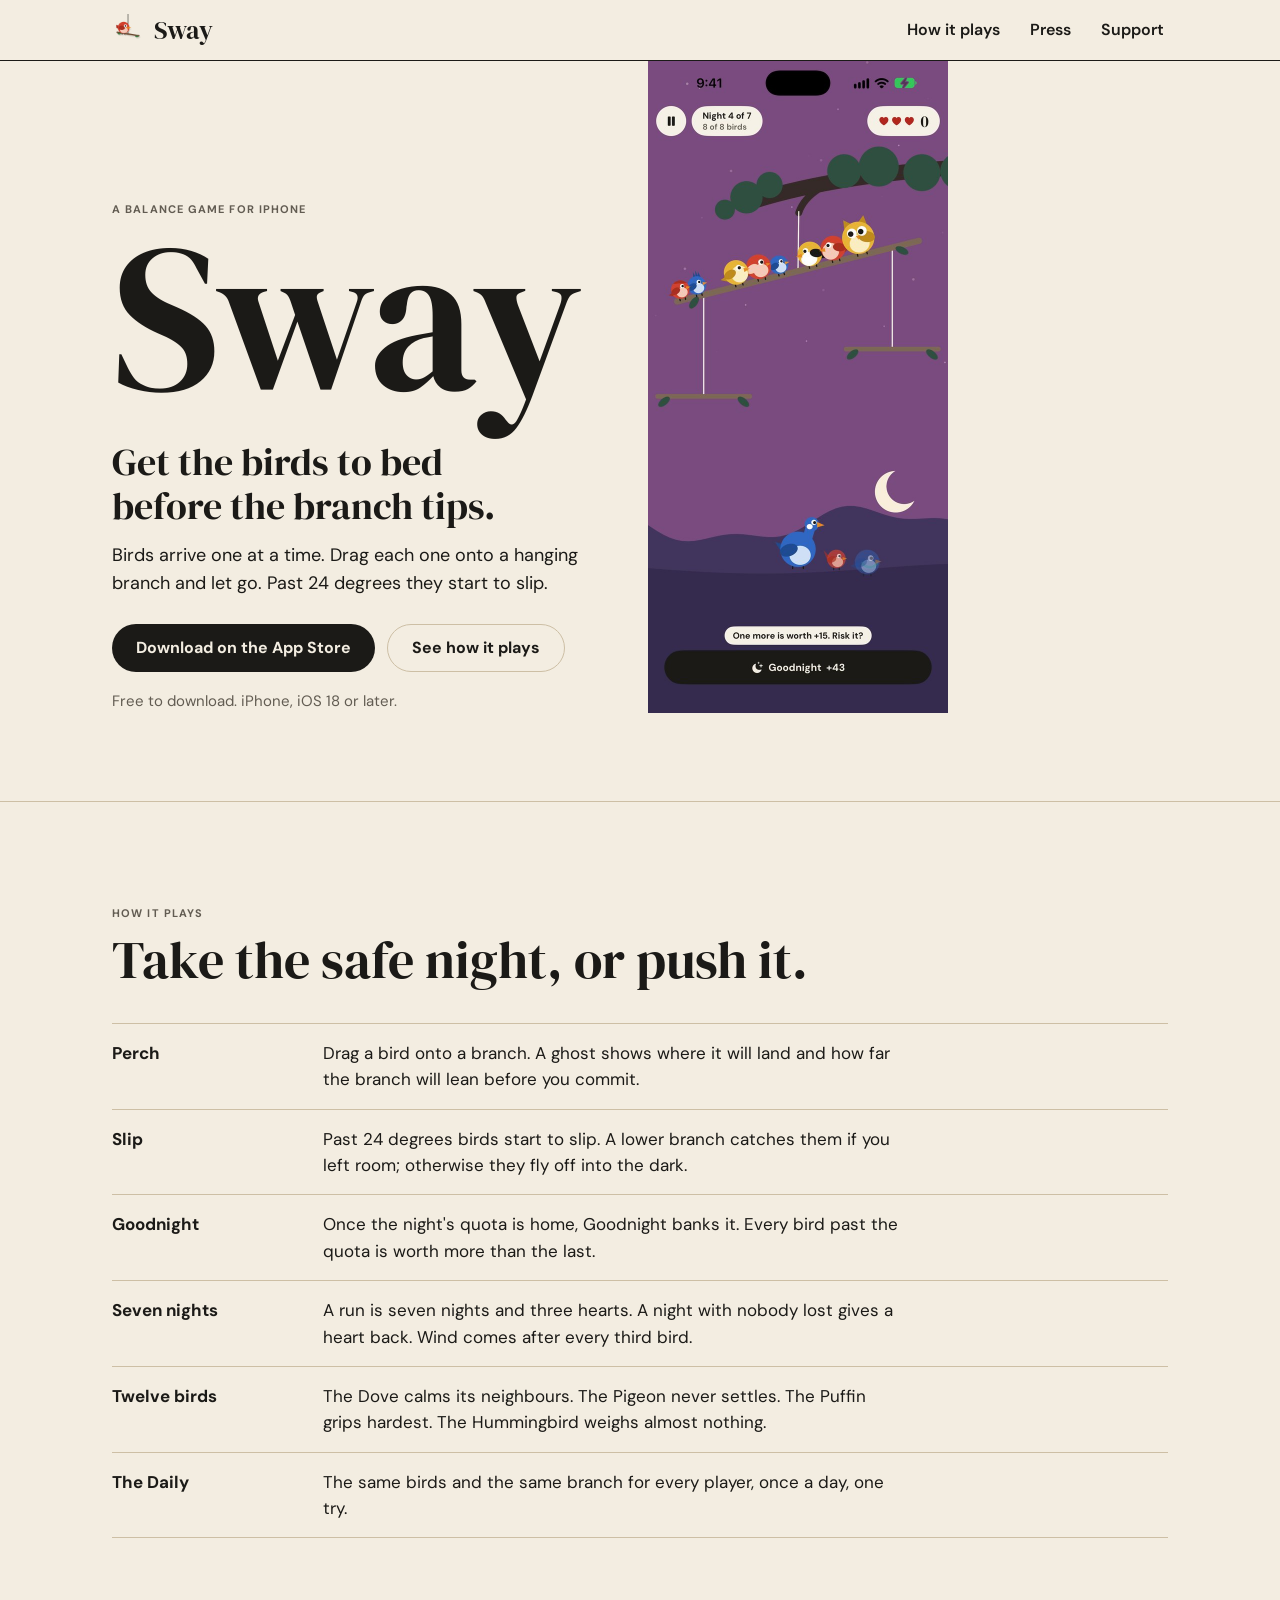
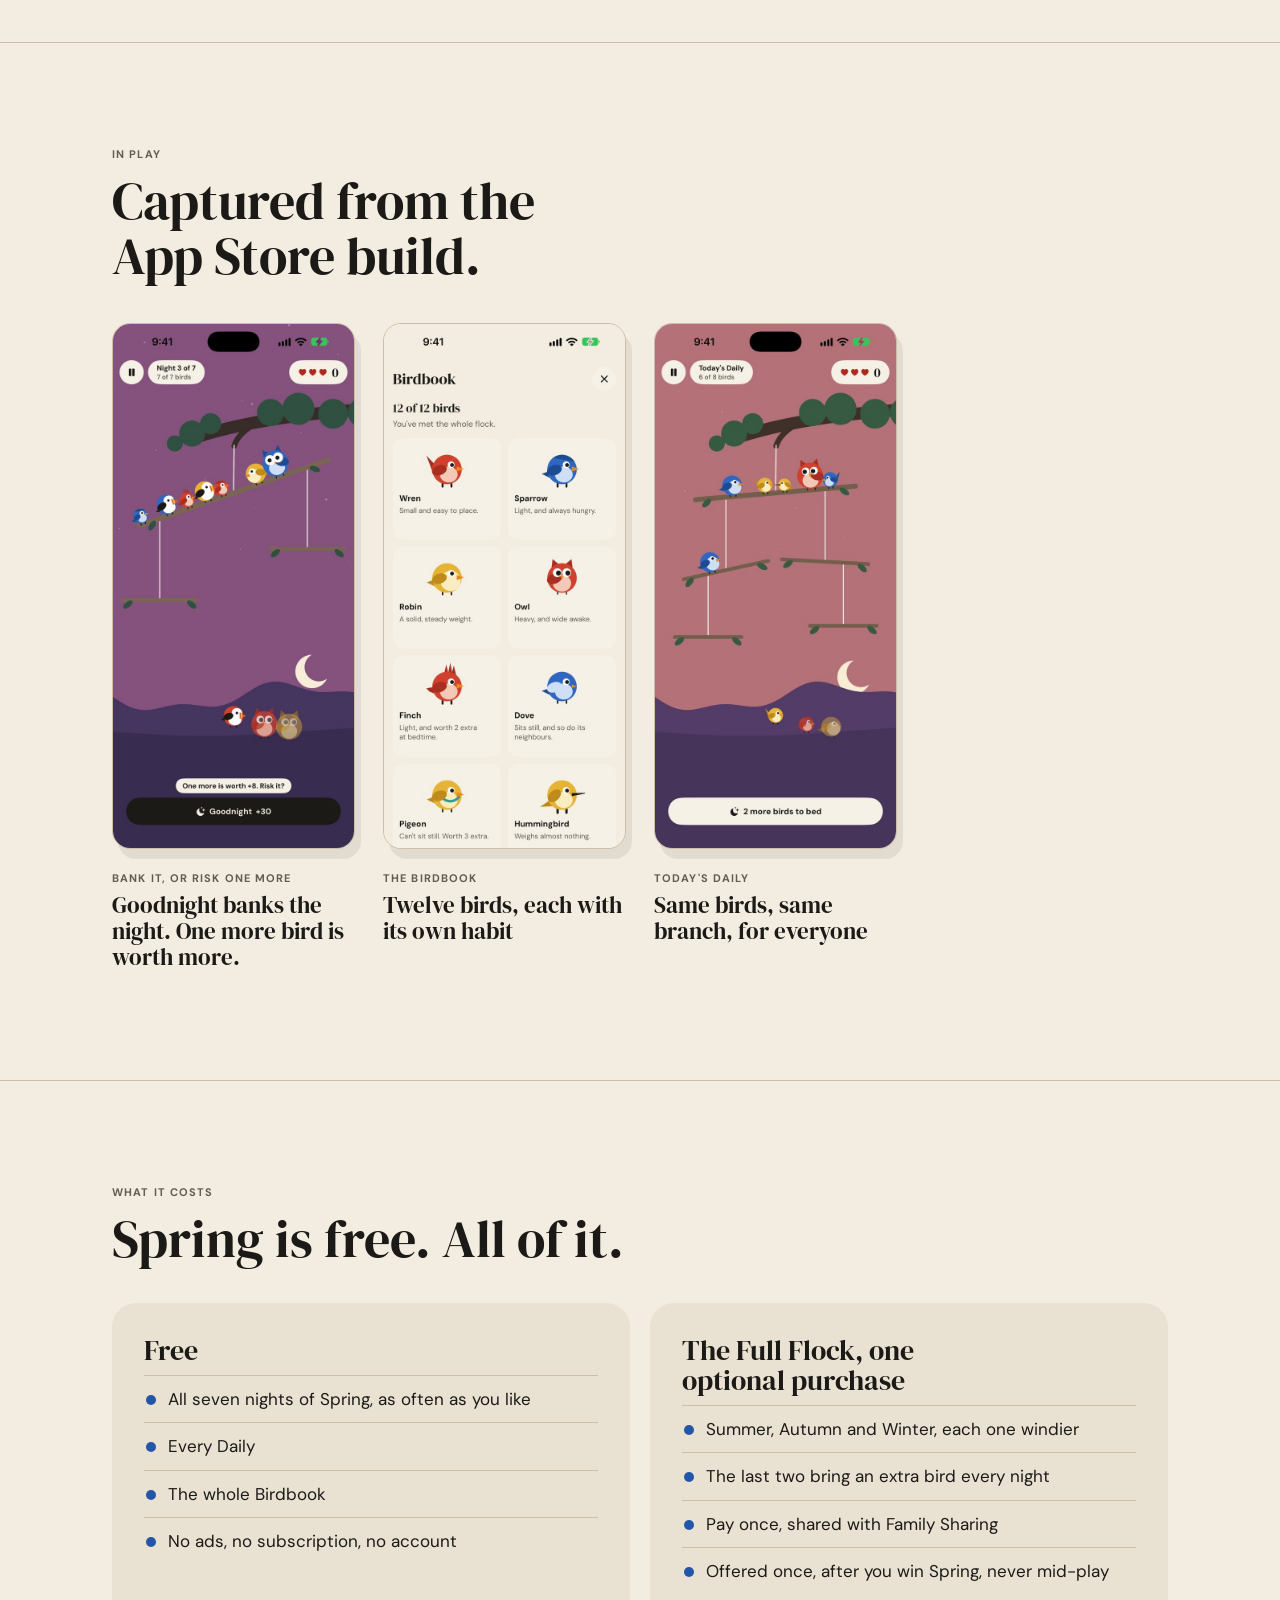
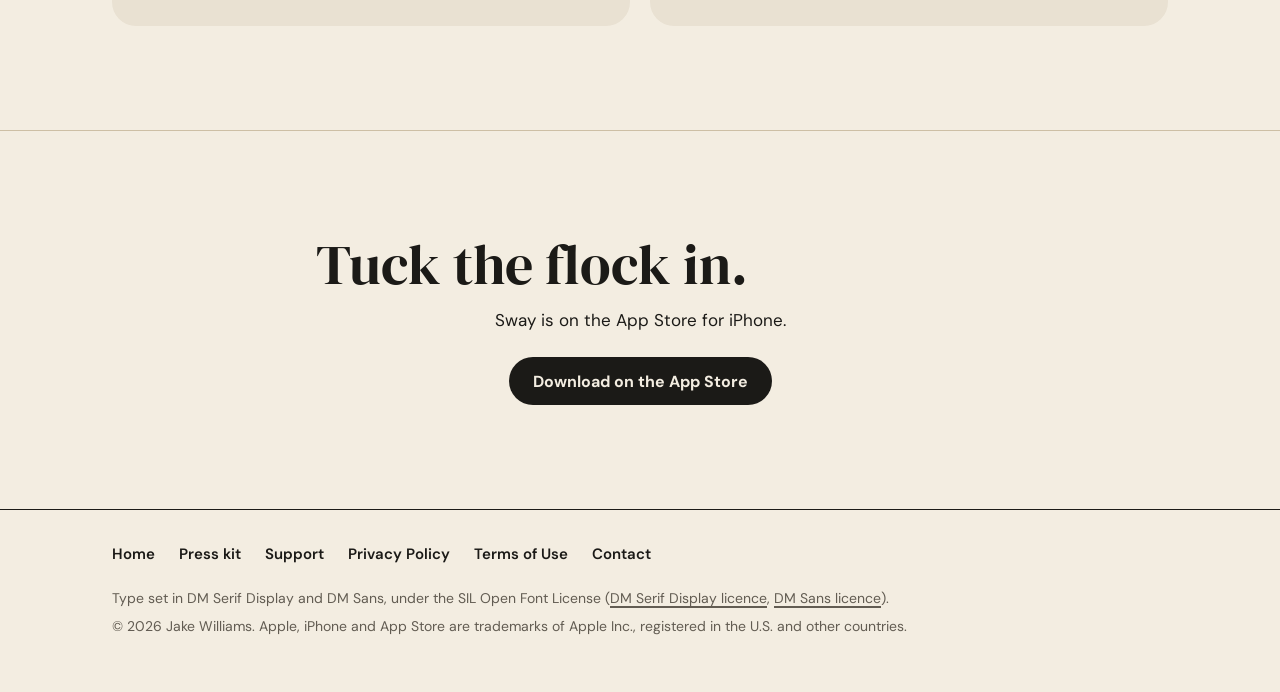
<file: index.html>
<!DOCTYPE html>
<html lang="en">
<head>
<meta charset="UTF-8">
<meta name="viewport" content="width=device-width, initial-scale=1">
<title>Sway: Bird Puzzle. A balance game for iPhone.</title>
<meta name="description" content="Sway is a balance game for iPhone: perch the birds on a hanging branch and get them to bed before it tips. All of Spring is free. No ads, no subscription.">
<meta name="color-scheme" content="light dark">
<meta name="theme-color" content="#F3EDE1" media="(prefers-color-scheme: light)">
<meta name="theme-color" content="#1A1816" media="(prefers-color-scheme: dark)">
<meta name="apple-itunes-app" content="app-id=6837027785">
<link rel="canonical" href="https://jakeintech.github.io/sway-site/">
<link rel="icon" type="image/png" href="assets/img/favicon.png">
<link rel="apple-touch-icon" href="assets/img/apple-touch-icon.png">
<meta property="og:type" content="website">
<meta property="og:site_name" content="Sway">
<meta property="og:title" content="Sway: Bird Puzzle. A balance game for iPhone.">
<meta property="og:description" content="Sway is a balance game for iPhone: perch the birds on a hanging branch and get them to bed before it tips. All of Spring is free. No ads, no subscription.">
<meta property="og:url" content="https://jakeintech.github.io/sway-site/">
<meta property="og:image" content="https://jakeintech.github.io/sway-site/assets/img/og.png">
<meta property="og:image:width" content="1200">
<meta property="og:image:height" content="630">
<meta property="og:image:alt" content="Sway. Get the birds to bed before the branch tips. A balance game for iPhone.">
<meta name="twitter:card" content="summary_large_image">
<meta name="twitter:image" content="https://jakeintech.github.io/sway-site/assets/img/og.png">
<link rel="preload" href="assets/fonts/DMSerifDisplay-Regular.ttf" as="font" type="font/ttf" crossorigin>
<link rel="preload" href="assets/fonts/DMSans-Regular.ttf" as="font" type="font/ttf" crossorigin>
<link rel="stylesheet" href="assets/site.css">
</head>
<body>
<a class="skip" href="#main">Skip to content</a>
<header class="site-head">
  <div class="wrap">
    <a class="brand" href="./" aria-label="Sway home">
      <picture><source srcset="assets/img/icon-192-dark.png" media="(prefers-color-scheme: dark)"><img src="assets/img/icon-192.png" alt="" width="32" height="32"></picture>
      Sway
    </a>
    <nav class="site-nav" aria-label="Site">
      <a href="./#how">How it plays</a>
      <a href="press.html">Press</a>
      <a href="support.html">Support</a>
    </nav>
  </div>
</header>
<main id="main">
<section class="hero" aria-labelledby="hero-title">
  <div class="wrap hero-grid">
    <div class="hero-text">
      <p class="eyebrow">A balance game for iPhone</p>
      <h1 id="hero-title">Sway</h1>
      <p class="tagline">Get the birds to bed before the branch tips.</p>
      <p class="lede">Birds arrive one at a time. Drag each one onto a hanging branch and let go. Past 24 degrees they start to slip.</p>
      <div class="cta">
        <a class="btn" href="https://apps.apple.com/app/id6837027785">Download on the App Store</a>
        <a class="btn ghost" href="#how">See how it plays</a>
      </div>
      <p class="fine">Free to download. iPhone, iOS 18 or later.</p>
    </div>
    <figure class="hero-art">
      <img src="assets/img/shots/01-hero.jpg" width="300" height="652" alt="Sway in play on night 4 of 7: eight round birds sit on a tilted hanging branch at dusk, an owl at the high end, three more birds wait below, and a pill reads One more is worth +15. Risk it? above a Goodnight button.">
    </figure>
  </div>
</section>
<section class="section" id="how" aria-labelledby="how-title">
  <div class="wrap">
    <p class="eyebrow">How it plays</p>
    <h2 id="how-title">Take the safe night, or push it.</h2>
    <dl class="catalogue">
      <div><dt>Perch</dt><dd>Drag a bird onto a branch. A ghost shows where it will land and how far the branch will lean before you commit.</dd></div>
      <div><dt>Slip</dt><dd>Past 24 degrees birds start to slip. A lower branch catches them if you left room; otherwise they fly off into the dark.</dd></div>
      <div><dt>Goodnight</dt><dd>Once the night's quota is home, Goodnight banks it. Every bird past the quota is worth more than the last.</dd></div>
      <div><dt>Seven nights</dt><dd>A run is seven nights and three hearts. A night with nobody lost gives a heart back. Wind comes after every third bird.</dd></div>
      <div><dt>Twelve birds</dt><dd>The Dove calms its neighbours. The Pigeon never settles. The Puffin grips hardest. The Hummingbird weighs almost nothing.</dd></div>
      <div><dt>The Daily</dt><dd>The same birds and the same branch for every player, once a day, one try.</dd></div>
    </dl>
  </div>
</section>
<section class="section" id="play" aria-labelledby="play-title">
  <div class="wrap">
    <p class="eyebrow">In play</p>
    <h2 id="play-title">Captured from the App Store build.</h2>
    <ul class="wall">
      <li><figure>
        <img src="assets/img/shots/02-risk.jpg" width="600" height="1304" loading="lazy" alt="Sway in play on night 3: seven birds on a branch, two owls waiting below, and the hint One more is worth +8. Risk it?">
        <figcaption class="placard"><p class="eyebrow">Bank it, or risk one more</p><b>Goodnight banks the night. One more bird is worth more.</b></figcaption>
      </figure></li>
      <li><figure>
        <img src="assets/img/shots/04-birdbook.jpg" width="600" height="1304" loading="lazy" alt="The Birdbook screen listing the birds met so far, each with a short note about how it behaves.">
        <figcaption class="placard"><p class="eyebrow">The Birdbook</p><b>Twelve birds, each with its own habit</b></figcaption>
      </figure></li>
      <li><figure>
        <img src="assets/img/shots/06-daily.jpg" width="600" height="1304" loading="lazy" alt="The Daily: the same birds and the same branch for every player, once a day.">
        <figcaption class="placard"><p class="eyebrow">Today's Daily</p><b>Same birds, same branch, for everyone</b></figcaption>
      </figure></li>
    </ul>
  </div>
</section>
<section class="section" id="price" aria-labelledby="price-title">
  <div class="wrap">
    <p class="eyebrow">What it costs</p>
    <h2 id="price-title">Spring is free. All of it.</h2>
    <div class="split">
      <div class="panel">
        <h3>Free</h3>
        <ul><li>All seven nights of Spring, as often as you like</li><li>Every Daily</li><li>The whole Birdbook</li><li>No ads, no subscription, no account</li></ul>
      </div>
      <div class="panel">
        <h3>The Full Flock, one optional purchase</h3>
        <ul><li>Summer, Autumn and Winter, each one windier</li><li>The last two bring an extra bird every night</li><li>Pay once, shared with Family Sharing</li><li>Offered once, after you win Spring, never mid-play</li></ul>
      </div>
    </div>
  </div>
</section>
<section class="section closing" aria-labelledby="closing-title">
  <div class="wrap">
    <h2 id="closing-title">Tuck the flock in.</h2>
    <p>Sway is on the App Store for iPhone.</p>
    <div class="cta"><a class="btn" href="https://apps.apple.com/app/id6837027785">Download on the App Store</a></div>
  </div>
</section>
</main>
<footer class="site-foot">
  <div class="wrap">
    <nav aria-label="Footer">
      <a href="./">Home</a>
      <a href="press.html">Press kit</a>
      <a href="support.html">Support</a>
      <a href="privacy-policy.html">Privacy Policy</a>
      <a href="terms-of-service.html">Terms of Use</a>
      <a href="mailto:info@jakeawilliams.com">Contact</a>
    </nav>
    <p>Type set in DM Serif Display and DM Sans, under the SIL Open Font License (<a href="assets/fonts/OFL-DMSerifDisplay.txt">DM Serif Display licence</a>, <a href="assets/fonts/OFL-DMSans.txt">DM Sans licence</a>).</p>
    <p>&copy; 2026 Jake Williams. Apple, iPhone and App Store are trademarks of Apple Inc., registered in the U.S. and other countries.</p>
  </div>
</footer>
</body>
</html>
</file>
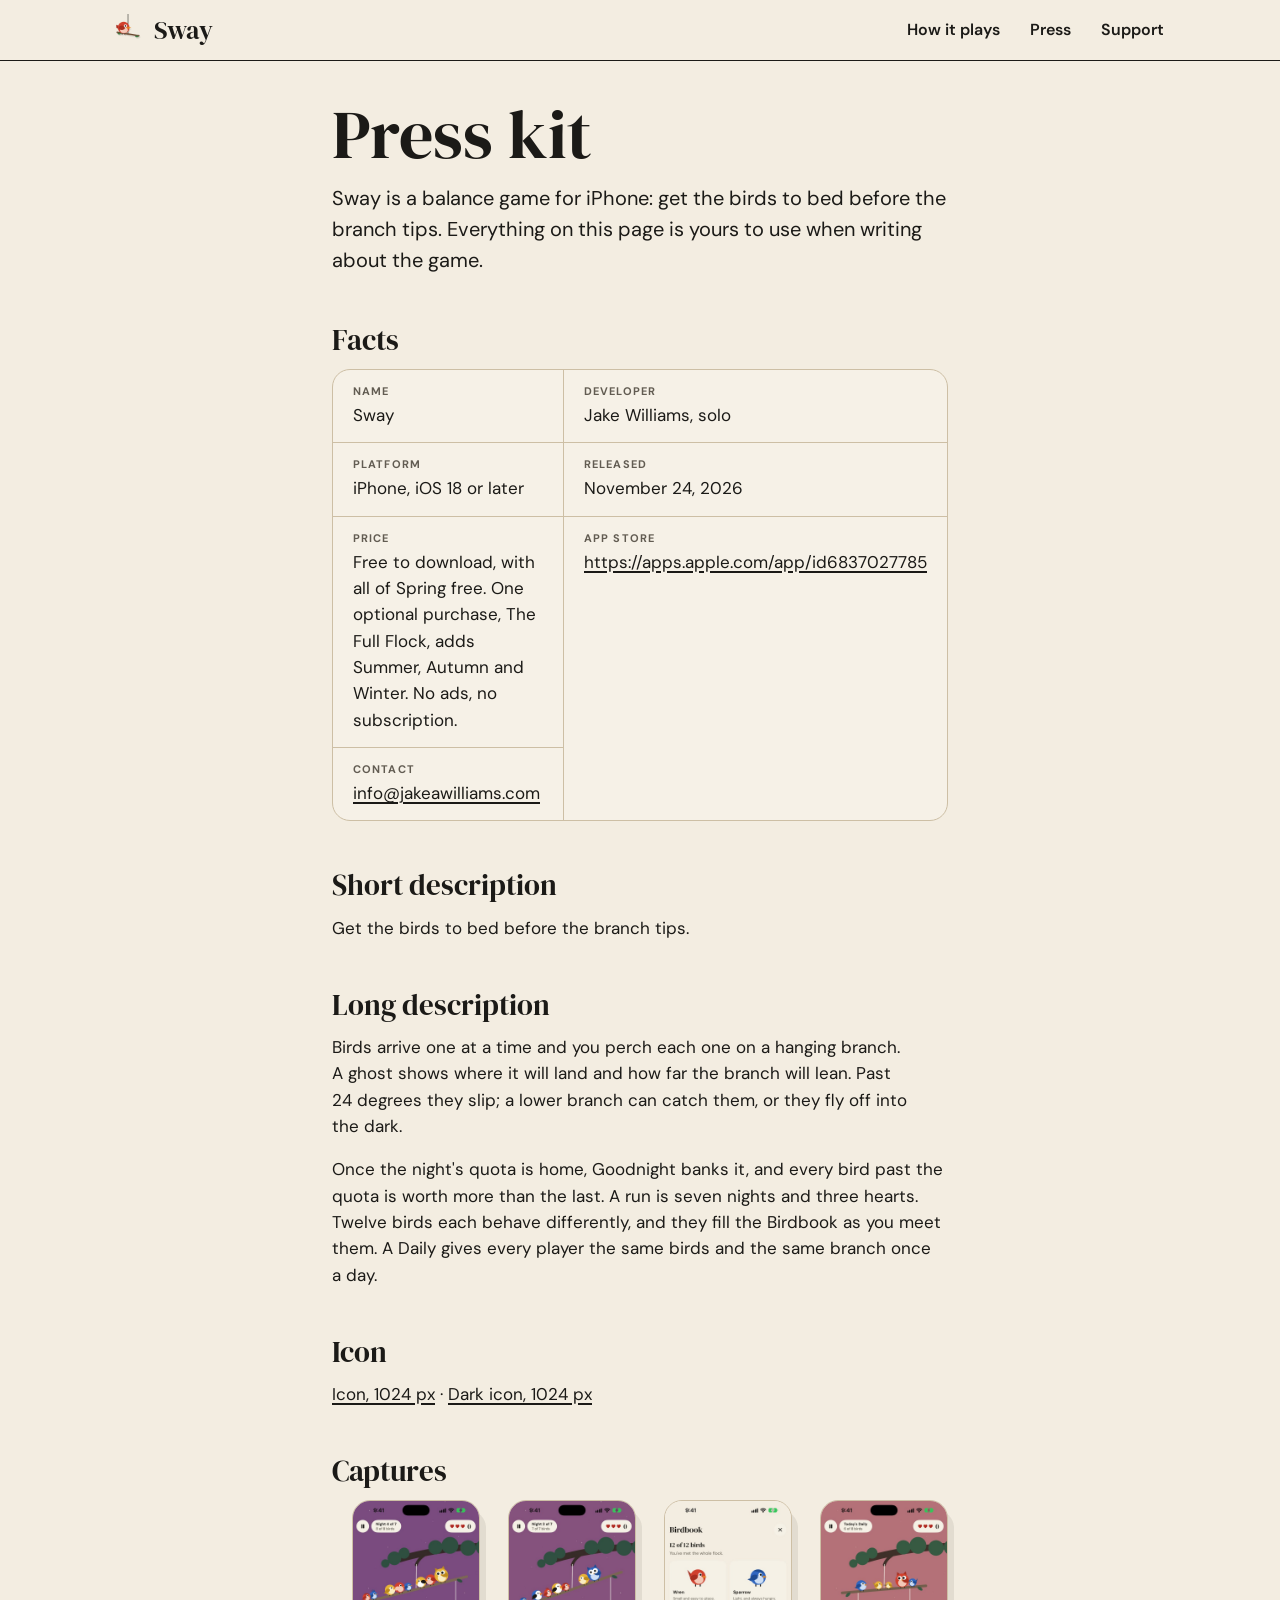
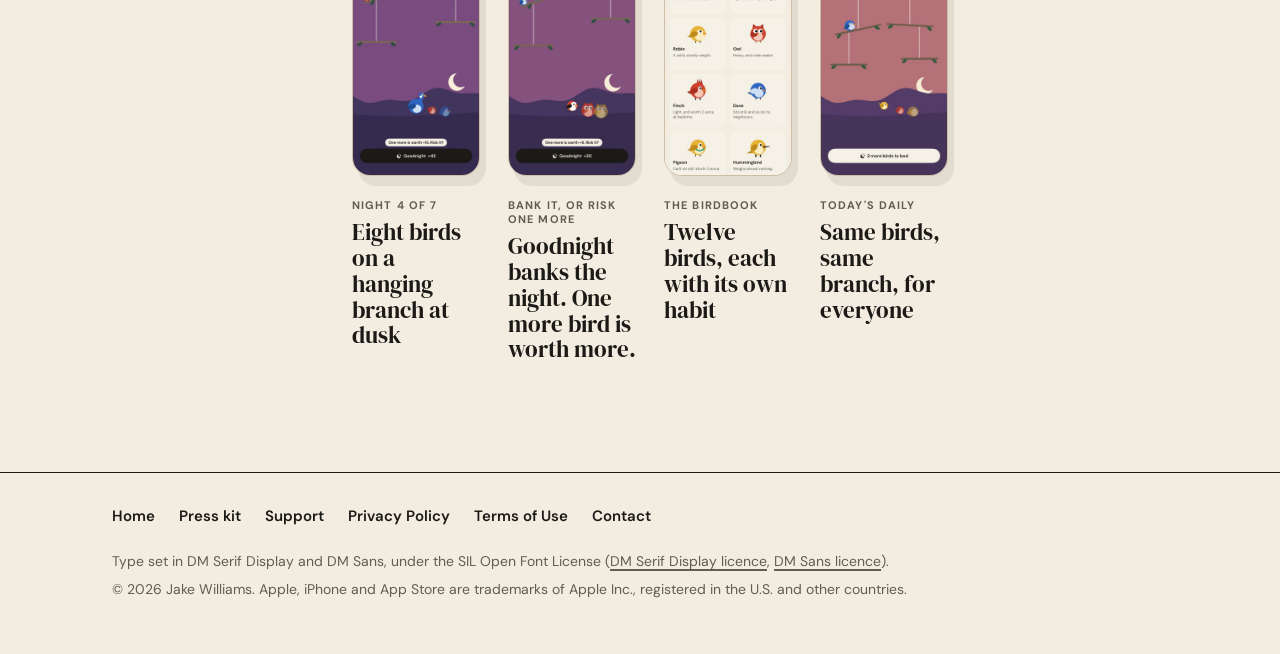
<file: press.html>
<!DOCTYPE html>
<html lang="en">
<head>
<meta charset="UTF-8">
<meta name="viewport" content="width=device-width, initial-scale=1">
<title>Sway press kit</title>
<meta name="description" content="Facts, descriptions, the app icon and captures of Sway, a balance game for iPhone.">
<meta name="color-scheme" content="light dark">
<meta name="theme-color" content="#F3EDE1" media="(prefers-color-scheme: light)">
<meta name="theme-color" content="#1A1816" media="(prefers-color-scheme: dark)">
<meta name="apple-itunes-app" content="app-id=6837027785">
<link rel="canonical" href="https://jakeintech.github.io/sway-site/press.html">
<link rel="icon" type="image/png" href="assets/img/favicon.png">
<link rel="apple-touch-icon" href="assets/img/apple-touch-icon.png">
<meta property="og:type" content="website">
<meta property="og:site_name" content="Sway">
<meta property="og:title" content="Sway press kit">
<meta property="og:description" content="Facts, descriptions, the app icon and captures of Sway, a balance game for iPhone.">
<meta property="og:url" content="https://jakeintech.github.io/sway-site/press.html">
<meta property="og:image" content="https://jakeintech.github.io/sway-site/assets/img/og.png">
<meta property="og:image:width" content="1200">
<meta property="og:image:height" content="630">
<meta property="og:image:alt" content="Sway. Get the birds to bed before the branch tips. A balance game for iPhone.">
<meta name="twitter:card" content="summary_large_image">
<meta name="twitter:image" content="https://jakeintech.github.io/sway-site/assets/img/og.png">
<link rel="preload" href="assets/fonts/DMSerifDisplay-Regular.ttf" as="font" type="font/ttf" crossorigin>
<link rel="preload" href="assets/fonts/DMSans-Regular.ttf" as="font" type="font/ttf" crossorigin>
<link rel="stylesheet" href="assets/site.css">
</head>
<body>
<a class="skip" href="#main">Skip to content</a>
<header class="site-head">
  <div class="wrap">
    <a class="brand" href="./" aria-label="Sway home">
      <picture><source srcset="assets/img/icon-192-dark.png" media="(prefers-color-scheme: dark)"><img src="assets/img/icon-192.png" alt="" width="32" height="32"></picture>
      Sway
    </a>
    <nav class="site-nav" aria-label="Site">
      <a href="./#how">How it plays</a>
      <a href="press.html">Press</a>
      <a href="support.html">Support</a>
    </nav>
  </div>
</header>
<main id="main" class="doc">
<h1>Press kit</h1>
<p class="lede">Sway is a balance game for iPhone: get the birds to bed before the branch tips. Everything on this page is yours to use when writing about the game.</p>
<h2>Facts</h2>
<dl class="facts">
  <div><dt>Name</dt><dd>Sway</dd></div>
  <div><dt>Developer</dt><dd>Jake Williams, solo</dd></div>
  <div><dt>Platform</dt><dd>iPhone, iOS 18 or later</dd></div>
  <div><dt>Released</dt><dd>November 24, 2026</dd></div>
  <div><dt>Price</dt><dd>Free to download, with all of Spring free. One optional purchase, The Full Flock, adds Summer, Autumn and Winter. No ads, no subscription.</dd></div>
  <div><dt>App Store</dt><dd><a href="https://apps.apple.com/app/id6837027785">https://apps.apple.com/app/id6837027785</a></dd></div>
  <div><dt>Contact</dt><dd><a href="mailto:info@jakeawilliams.com">info@jakeawilliams.com</a></dd></div>
</dl>
<h2>Short description</h2>
<p>Get the birds to bed before the branch tips.</p>
<h2>Long description</h2>
<p>Birds arrive one at a time and you perch each one on a hanging branch. A ghost shows where it will land and how far the branch will lean. Past 24 degrees they slip; a lower branch can catch them, or they fly off into the dark.</p>
<p>Once the night's quota is home, Goodnight banks it, and every bird past the quota is worth more than the last. A run is seven nights and three hearts. Twelve birds each behave differently, and they fill the Birdbook as you meet them. A Daily gives every player the same birds and the same branch once a day.</p>
<h2>Icon</h2>
<p><a href="assets/press/sway-icon-1024.png">Icon, 1024 px</a> · <a href="assets/press/sway-icon-dark-1024.png">Dark icon, 1024 px</a></p>
<h2>Captures</h2>
<ul class="wall">
      <li><figure>
        <img src="assets/img/shots/01-hero.jpg" width="600" height="1304" loading="lazy" alt="Sway in play on night 4 of 7: eight round birds sit on a tilted hanging branch at dusk, an owl at the high end, three more birds wait below, and a pill reads One more is worth +15. Risk it? above a Goodnight button.">
        <figcaption class="placard"><p class="eyebrow">Night 4 of 7</p><b>Eight birds on a hanging branch at dusk</b></figcaption>
      </figure></li>
      <li><figure>
        <img src="assets/img/shots/02-risk.jpg" width="600" height="1304" loading="lazy" alt="Sway in play on night 3: seven birds on a branch, two owls waiting below, and the hint One more is worth +8. Risk it?">
        <figcaption class="placard"><p class="eyebrow">Bank it, or risk one more</p><b>Goodnight banks the night. One more bird is worth more.</b></figcaption>
      </figure></li>
      <li><figure>
        <img src="assets/img/shots/04-birdbook.jpg" width="600" height="1304" loading="lazy" alt="The Birdbook screen listing the birds met so far, each with a short note about how it behaves.">
        <figcaption class="placard"><p class="eyebrow">The Birdbook</p><b>Twelve birds, each with its own habit</b></figcaption>
      </figure></li>
      <li><figure>
        <img src="assets/img/shots/06-daily.jpg" width="600" height="1304" loading="lazy" alt="The Daily: the same birds and the same branch for every player, once a day.">
        <figcaption class="placard"><p class="eyebrow">Today's Daily</p><b>Same birds, same branch, for everyone</b></figcaption>
      </figure></li>
</ul>
</main>
<footer class="site-foot">
  <div class="wrap">
    <nav aria-label="Footer">
      <a href="./">Home</a>
      <a href="press.html">Press kit</a>
      <a href="support.html">Support</a>
      <a href="privacy-policy.html">Privacy Policy</a>
      <a href="terms-of-service.html">Terms of Use</a>
      <a href="mailto:info@jakeawilliams.com">Contact</a>
    </nav>
    <p>Type set in DM Serif Display and DM Sans, under the SIL Open Font License (<a href="assets/fonts/OFL-DMSerifDisplay.txt">DM Serif Display licence</a>, <a href="assets/fonts/OFL-DMSans.txt">DM Sans licence</a>).</p>
    <p>&copy; 2026 Jake Williams. Apple, iPhone and App Store are trademarks of Apple Inc., registered in the U.S. and other countries.</p>
  </div>
</footer>
</body>
</html>
</file>
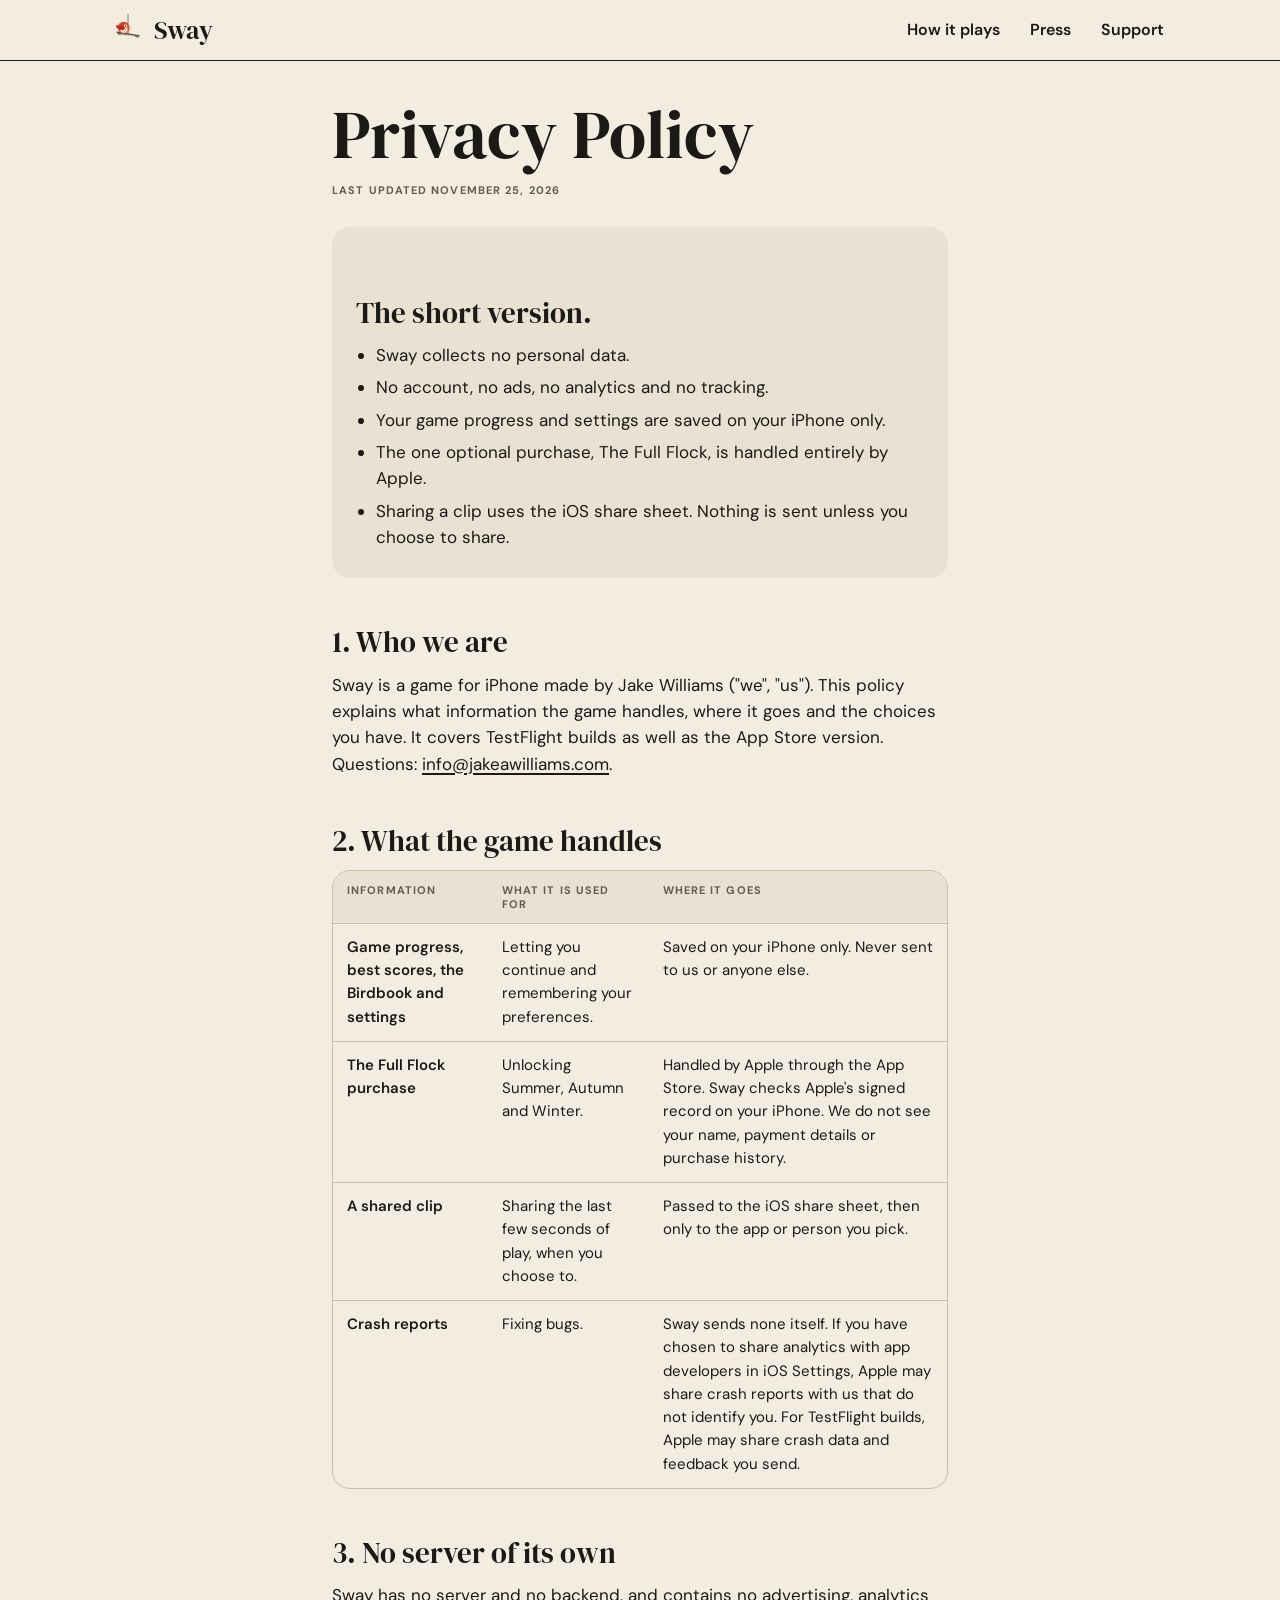
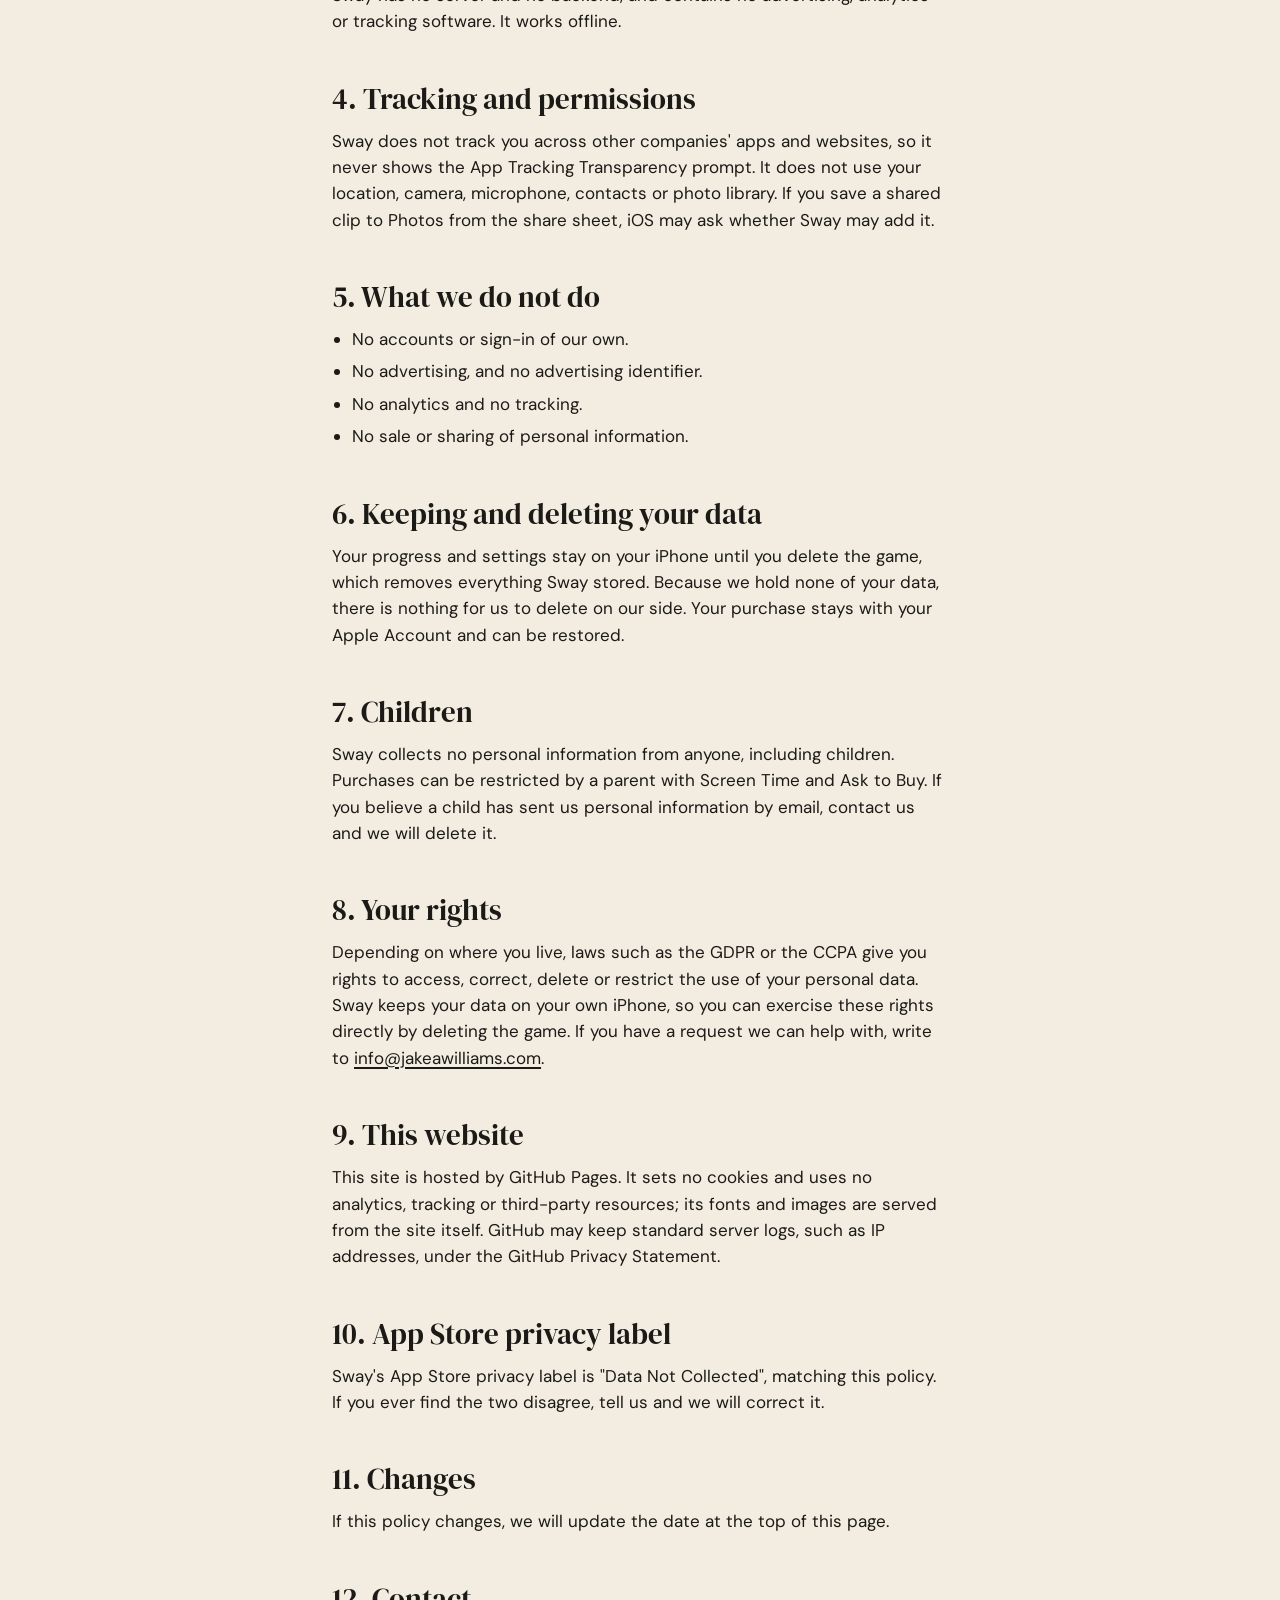
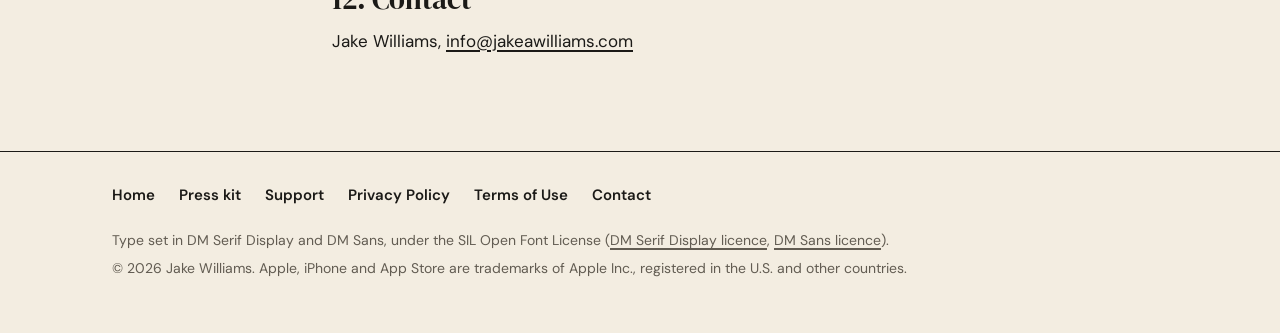
<file: privacy-policy.html>
<!DOCTYPE html>
<html lang="en">
<head>
<meta charset="UTF-8">
<meta name="viewport" content="width=device-width, initial-scale=1">
<title>Sway privacy policy</title>
<meta name="description" content="Sway collects no personal data. No account, no ads, no analytics and no tracking. Your progress and settings stay on your iPhone.">
<meta name="color-scheme" content="light dark">
<meta name="theme-color" content="#F3EDE1" media="(prefers-color-scheme: light)">
<meta name="theme-color" content="#1A1816" media="(prefers-color-scheme: dark)">
<meta name="apple-itunes-app" content="app-id=6837027785">
<link rel="canonical" href="https://jakeintech.github.io/sway-site/privacy-policy.html">
<link rel="icon" type="image/png" href="assets/img/favicon.png">
<link rel="apple-touch-icon" href="assets/img/apple-touch-icon.png">
<meta property="og:type" content="website">
<meta property="og:site_name" content="Sway">
<meta property="og:title" content="Sway privacy policy">
<meta property="og:description" content="Sway collects no personal data. No account, no ads, no analytics and no tracking. Your progress and settings stay on your iPhone.">
<meta property="og:url" content="https://jakeintech.github.io/sway-site/privacy-policy.html">
<meta property="og:image" content="https://jakeintech.github.io/sway-site/assets/img/og.png">
<meta property="og:image:width" content="1200">
<meta property="og:image:height" content="630">
<meta property="og:image:alt" content="Sway. Get the birds to bed before the branch tips. A balance game for iPhone.">
<meta name="twitter:card" content="summary_large_image">
<meta name="twitter:image" content="https://jakeintech.github.io/sway-site/assets/img/og.png">
<link rel="preload" href="assets/fonts/DMSerifDisplay-Regular.ttf" as="font" type="font/ttf" crossorigin>
<link rel="preload" href="assets/fonts/DMSans-Regular.ttf" as="font" type="font/ttf" crossorigin>
<link rel="stylesheet" href="assets/site.css">
</head>
<body>
<a class="skip" href="#main">Skip to content</a>
<header class="site-head">
  <div class="wrap">
    <a class="brand" href="./" aria-label="Sway home">
      <picture><source srcset="assets/img/icon-192-dark.png" media="(prefers-color-scheme: dark)"><img src="assets/img/icon-192.png" alt="" width="32" height="32"></picture>
      Sway
    </a>
    <nav class="site-nav" aria-label="Site">
      <a href="./#how">How it plays</a>
      <a href="press.html">Press</a>
      <a href="support.html">Support</a>
    </nav>
  </div>
</header>
<main id="main" class="doc">
<h1>Privacy Policy</h1>
<p class="updated">Last updated November 25, 2026</p>
<div class="summary">
<h2>The short version.</h2>
<ul>
<li>Sway collects no personal data.</li>
<li>No account, no ads, no analytics and no tracking.</li>
<li>Your game progress and settings are saved on your iPhone only.</li>
<li>The one optional purchase, The Full Flock, is handled entirely by Apple.</li>
<li>Sharing a clip uses the iOS share sheet. Nothing is sent unless you choose to share.</li>
</ul>
</div>
<h2>1. Who we are</h2>
<p>Sway is a game for iPhone made by Jake Williams ("we", "us"). This policy explains what information the game handles, where it goes and the choices you have. It covers TestFlight builds as well as the App Store version. Questions: <a href="mailto:info@jakeawilliams.com">info@jakeawilliams.com</a>.</p>
<h2>2. What the game handles</h2>
<div class="table-wrap"><table>
<tr><th>Information</th><th>What it is used for</th><th>Where it goes</th></tr>
<tr><td>Game progress, best scores, the Birdbook and settings</td><td>Letting you continue and remembering your preferences.</td><td>Saved on your iPhone only. Never sent to us or anyone else.</td></tr>
<tr><td>The Full Flock purchase</td><td>Unlocking Summer, Autumn and Winter.</td><td>Handled by Apple through the App Store. Sway checks Apple's signed record on your iPhone. We do not see your name, payment details or purchase history.</td></tr>
<tr><td>A shared clip</td><td>Sharing the last few seconds of play, when you choose to.</td><td>Passed to the iOS share sheet, then only to the app or person you pick.</td></tr>
<tr><td>Crash reports</td><td>Fixing bugs.</td><td>Sway sends none itself. If you have chosen to share analytics with app developers in iOS Settings, Apple may share crash reports with us that do not identify you. For TestFlight builds, Apple may share crash data and feedback you send.</td></tr>
</table></div>
<h2>3. No server of its own</h2>
<p>Sway has no server and no backend, and contains no advertising, analytics or tracking software. It works offline.</p>
<h2>4. Tracking and permissions</h2>
<p>Sway does not track you across other companies' apps and websites, so it never shows the App Tracking Transparency prompt. It does not use your location, camera, microphone, contacts or photo library. If you save a shared clip to Photos from the share sheet, iOS may ask whether Sway may add it.</p>
<h2>5. What we do not do</h2>
<ul><li>No accounts or sign-in of our own.</li><li>No advertising, and no advertising identifier.</li><li>No analytics and no tracking.</li><li>No sale or sharing of personal information.</li></ul>
<h2>6. Keeping and deleting your data</h2>
<p>Your progress and settings stay on your iPhone until you delete the game, which removes everything Sway stored. Because we hold none of your data, there is nothing for us to delete on our side. Your purchase stays with your Apple Account and can be restored.</p>
<h2>7. Children</h2>
<p>Sway collects no personal information from anyone, including children. Purchases can be restricted by a parent with Screen Time and Ask to Buy. If you believe a child has sent us personal information by email, contact us and we will delete it.</p>
<h2>8. Your rights</h2>
<p>Depending on where you live, laws such as the GDPR or the CCPA give you rights to access, correct, delete or restrict the use of your personal data. Sway keeps your data on your own iPhone, so you can exercise these rights directly by deleting the game. If you have a request we can help with, write to <a href="mailto:info@jakeawilliams.com">info@jakeawilliams.com</a>.</p>
<h2>9. This website</h2>
<p>This site is hosted by GitHub Pages. It sets no cookies and uses no analytics, tracking or third-party resources; its fonts and images are served from the site itself. GitHub may keep standard server logs, such as IP addresses, under the GitHub Privacy Statement.</p>
<h2>10. App Store privacy label</h2>
<p>Sway's App Store privacy label is "Data Not Collected", matching this policy. If you ever find the two disagree, tell us and we will correct it.</p>
<h2>11. Changes</h2>
<p>If this policy changes, we will update the date at the top of this page.</p>
<h2>12. Contact</h2>
<p>Jake Williams, <a href="mailto:info@jakeawilliams.com">info@jakeawilliams.com</a></p>
</main>
<footer class="site-foot">
  <div class="wrap">
    <nav aria-label="Footer">
      <a href="./">Home</a>
      <a href="press.html">Press kit</a>
      <a href="support.html">Support</a>
      <a href="privacy-policy.html">Privacy Policy</a>
      <a href="terms-of-service.html">Terms of Use</a>
      <a href="mailto:info@jakeawilliams.com">Contact</a>
    </nav>
    <p>Type set in DM Serif Display and DM Sans, under the SIL Open Font License (<a href="assets/fonts/OFL-DMSerifDisplay.txt">DM Serif Display licence</a>, <a href="assets/fonts/OFL-DMSans.txt">DM Sans licence</a>).</p>
    <p>&copy; 2026 Jake Williams. Apple, iPhone and App Store are trademarks of Apple Inc., registered in the U.S. and other countries.</p>
  </div>
</footer>
</body>
</html>
</file>
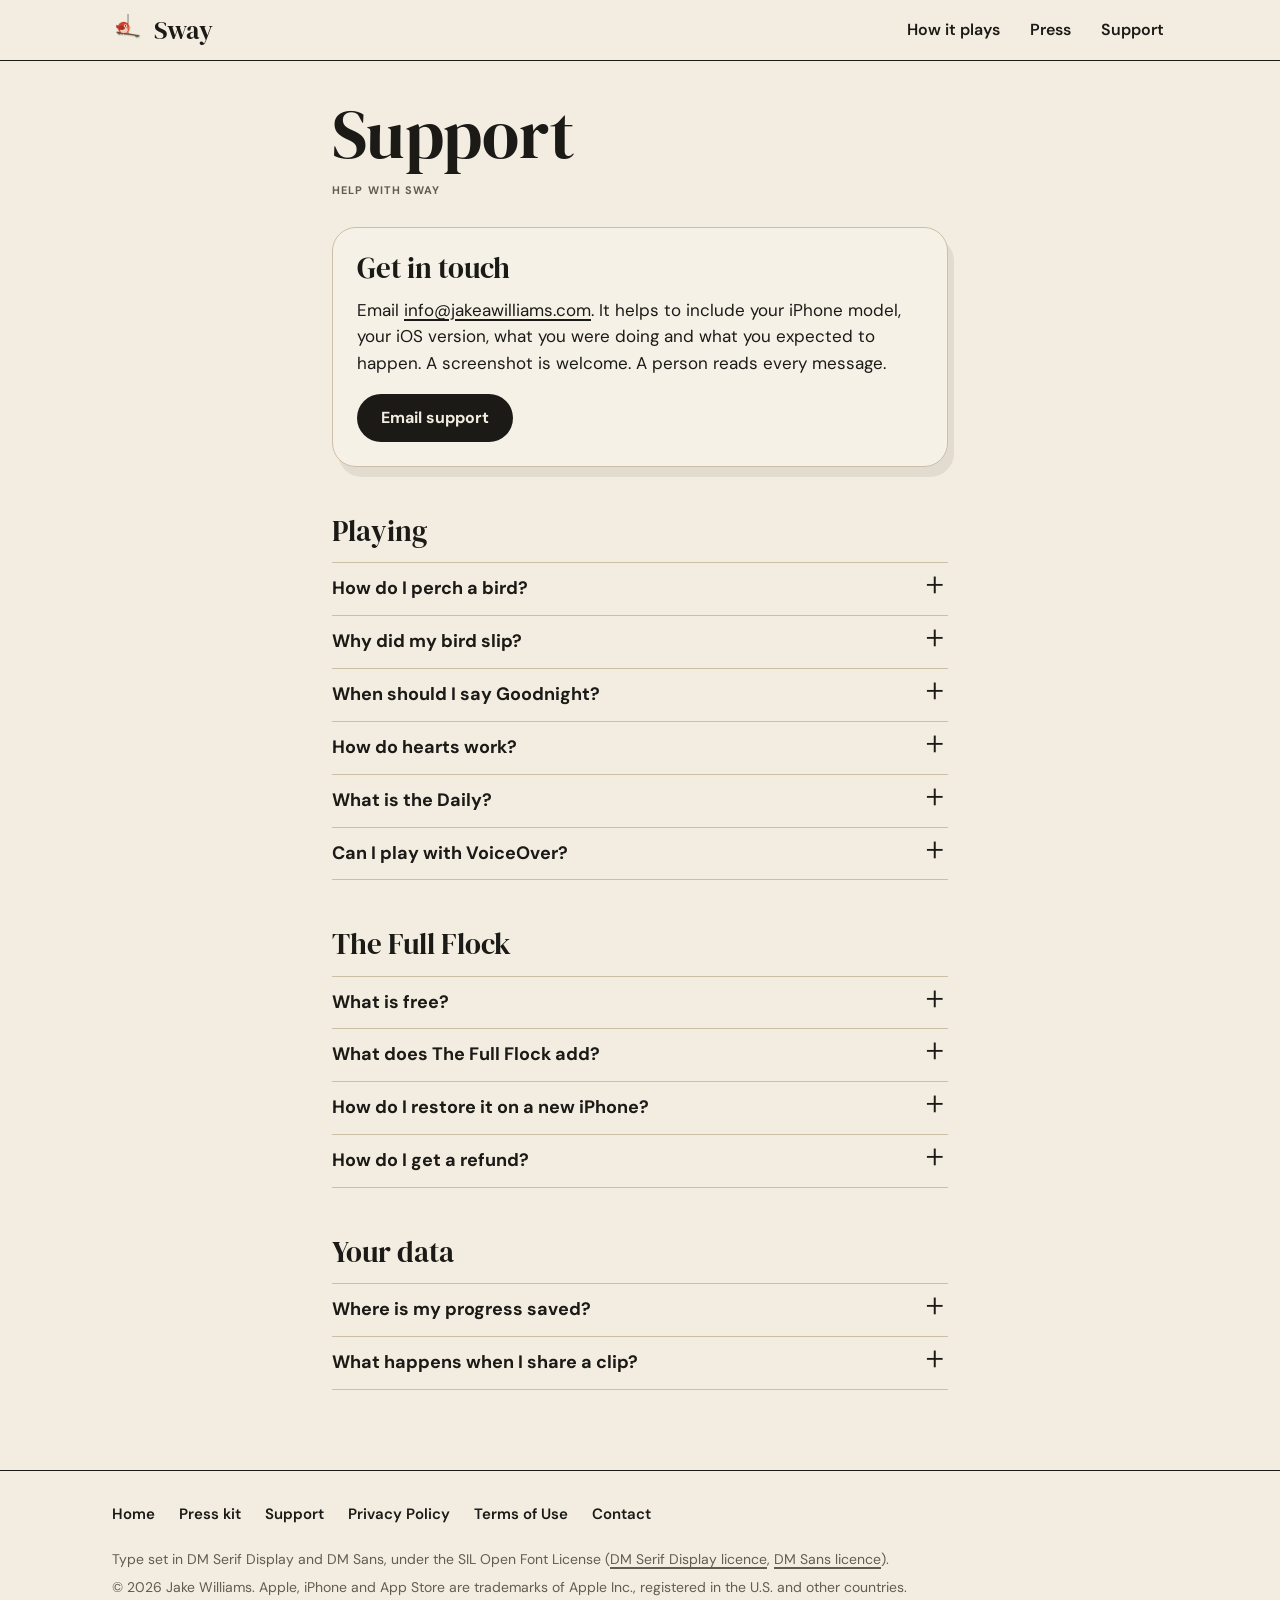
<file: support.html>
<!DOCTYPE html>
<html lang="en">
<head>
<meta charset="UTF-8">
<meta name="viewport" content="width=device-width, initial-scale=1">
<title>Sway support</title>
<meta name="description" content="Help with Sway, a balance game for iPhone: how it plays, the optional purchase, where your progress is saved, and how to get in touch.">
<meta name="color-scheme" content="light dark">
<meta name="theme-color" content="#F3EDE1" media="(prefers-color-scheme: light)">
<meta name="theme-color" content="#1A1816" media="(prefers-color-scheme: dark)">
<meta name="apple-itunes-app" content="app-id=6837027785">
<link rel="canonical" href="https://jakeintech.github.io/sway-site/support.html">
<link rel="icon" type="image/png" href="assets/img/favicon.png">
<link rel="apple-touch-icon" href="assets/img/apple-touch-icon.png">
<meta property="og:type" content="website">
<meta property="og:site_name" content="Sway">
<meta property="og:title" content="Sway support">
<meta property="og:description" content="Help with Sway, a balance game for iPhone: how it plays, the optional purchase, where your progress is saved, and how to get in touch.">
<meta property="og:url" content="https://jakeintech.github.io/sway-site/support.html">
<meta property="og:image" content="https://jakeintech.github.io/sway-site/assets/img/og.png">
<meta property="og:image:width" content="1200">
<meta property="og:image:height" content="630">
<meta property="og:image:alt" content="Sway. Get the birds to bed before the branch tips. A balance game for iPhone.">
<meta name="twitter:card" content="summary_large_image">
<meta name="twitter:image" content="https://jakeintech.github.io/sway-site/assets/img/og.png">
<link rel="preload" href="assets/fonts/DMSerifDisplay-Regular.ttf" as="font" type="font/ttf" crossorigin>
<link rel="preload" href="assets/fonts/DMSans-Regular.ttf" as="font" type="font/ttf" crossorigin>
<link rel="stylesheet" href="assets/site.css">
</head>
<body>
<a class="skip" href="#main">Skip to content</a>
<header class="site-head">
  <div class="wrap">
    <a class="brand" href="./" aria-label="Sway home">
      <picture><source srcset="assets/img/icon-192-dark.png" media="(prefers-color-scheme: dark)"><img src="assets/img/icon-192.png" alt="" width="32" height="32"></picture>
      Sway
    </a>
    <nav class="site-nav" aria-label="Site">
      <a href="./#how">How it plays</a>
      <a href="press.html">Press</a>
      <a href="support.html">Support</a>
    </nav>
  </div>
</header>
<main id="main" class="doc">
<h1>Support</h1>
<p class="updated">Help with Sway</p>
<div class="contact-card">
<h2>Get in touch</h2>
<p>Email <a href="mailto:info@jakeawilliams.com">info@jakeawilliams.com</a>. It helps to include your iPhone model, your iOS version, what you were doing and what you expected to happen. A screenshot is welcome. A person reads every message.</p>
<div class="cta"><a class="btn" href="mailto:info@jakeawilliams.com?subject=Sway%20support">Email support</a></div>
</div>
<h2>Playing</h2>
<div class="faq">
<details><summary>How do I perch a bird?</summary><p>Drag up from anywhere and move the bird over a branch. A ghost shows where it will land and how far the branch will lean. Let go to perch it. A quick tap does nothing, so a stray touch never drops a bird.</p></details>
<details><summary>Why did my bird slip?</summary><p>Past 24 degrees of lean, birds start to slip. A slipping bird is caught by a lower branch if one has room; otherwise it flies off and costs a heart.</p></details>
<details><summary>When should I say Goodnight?</summary><p>Goodnight lights up once the night's quota is home and banks the night. Every bird past the quota is worth more than the last, so you can push on, but a bird lost costs a heart.</p></details>
<details><summary>How do hearts work?</summary><p>A run has three hearts across seven nights. A night where no bird is lost gives a heart back.</p></details>
<details><summary>What is the Daily?</summary><p>The same birds and the same branch for every player, once a day, with one try.</p></details>
<details><summary>Can I play with VoiceOver?</summary><p>Yes. Each branch offers its spots as actions that say what the tilt would be, so you can choose where to perch by ear. Sway also follows Reduce Motion and Dynamic Type.</p></details>
</div>
<h2>The Full Flock</h2>
<div class="faq">
<details><summary>What is free?</summary><p>All seven nights of Spring, replayable as often as you like, every Daily and the whole Birdbook. No ads and no subscription.</p></details>
<details><summary>What does The Full Flock add?</summary><p>Summer, Autumn and Winter. Each is windier, and the last two bring an extra bird every night. It is one payment, and Family Sharing is supported. The price is shown in the App Store in your own currency.</p></details>
<details><summary>How do I restore it on a new iPhone?</summary><p>Settings (the gear on the title screen) &gt; Restore Purchases, signed in with the Apple Account that bought it.</p></details>
<details><summary>How do I get a refund?</summary><p>Refunds are handled by Apple at reportaproblem.apple.com.</p></details>
</div>
<h2>Your data</h2>
<div class="faq">
<details><summary>Where is my progress saved?</summary><p>On your iPhone only. Sway has no account and no server, so there is no copy anywhere else, and deleting the app deletes your progress.</p></details>
<details><summary>What happens when I share a clip?</summary><p>Sway hands the clip to the iOS share sheet and you choose where it goes. Nothing is sent unless you choose to share.</p></details>
</div>
</main>
<footer class="site-foot">
  <div class="wrap">
    <nav aria-label="Footer">
      <a href="./">Home</a>
      <a href="press.html">Press kit</a>
      <a href="support.html">Support</a>
      <a href="privacy-policy.html">Privacy Policy</a>
      <a href="terms-of-service.html">Terms of Use</a>
      <a href="mailto:info@jakeawilliams.com">Contact</a>
    </nav>
    <p>Type set in DM Serif Display and DM Sans, under the SIL Open Font License (<a href="assets/fonts/OFL-DMSerifDisplay.txt">DM Serif Display licence</a>, <a href="assets/fonts/OFL-DMSans.txt">DM Sans licence</a>).</p>
    <p>&copy; 2026 Jake Williams. Apple, iPhone and App Store are trademarks of Apple Inc., registered in the U.S. and other countries.</p>
  </div>
</footer>
</body>
</html>
</file>
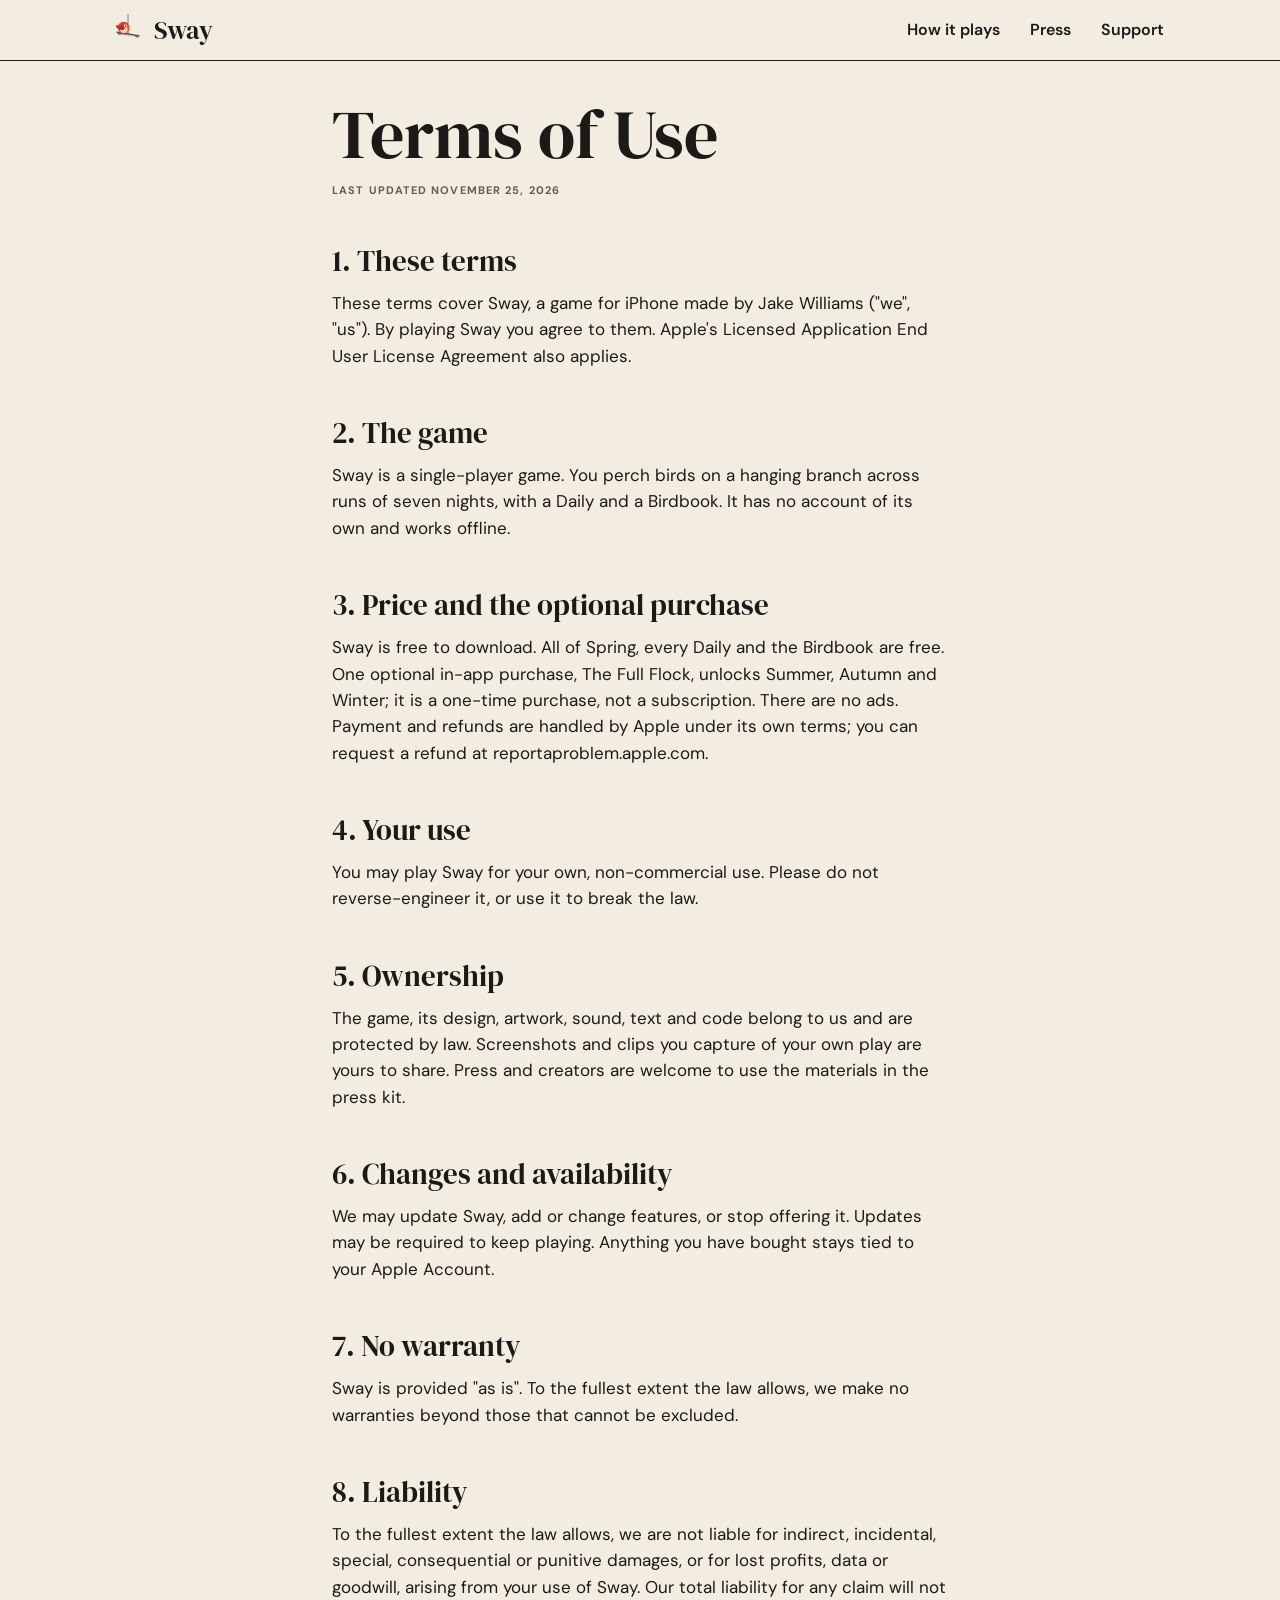
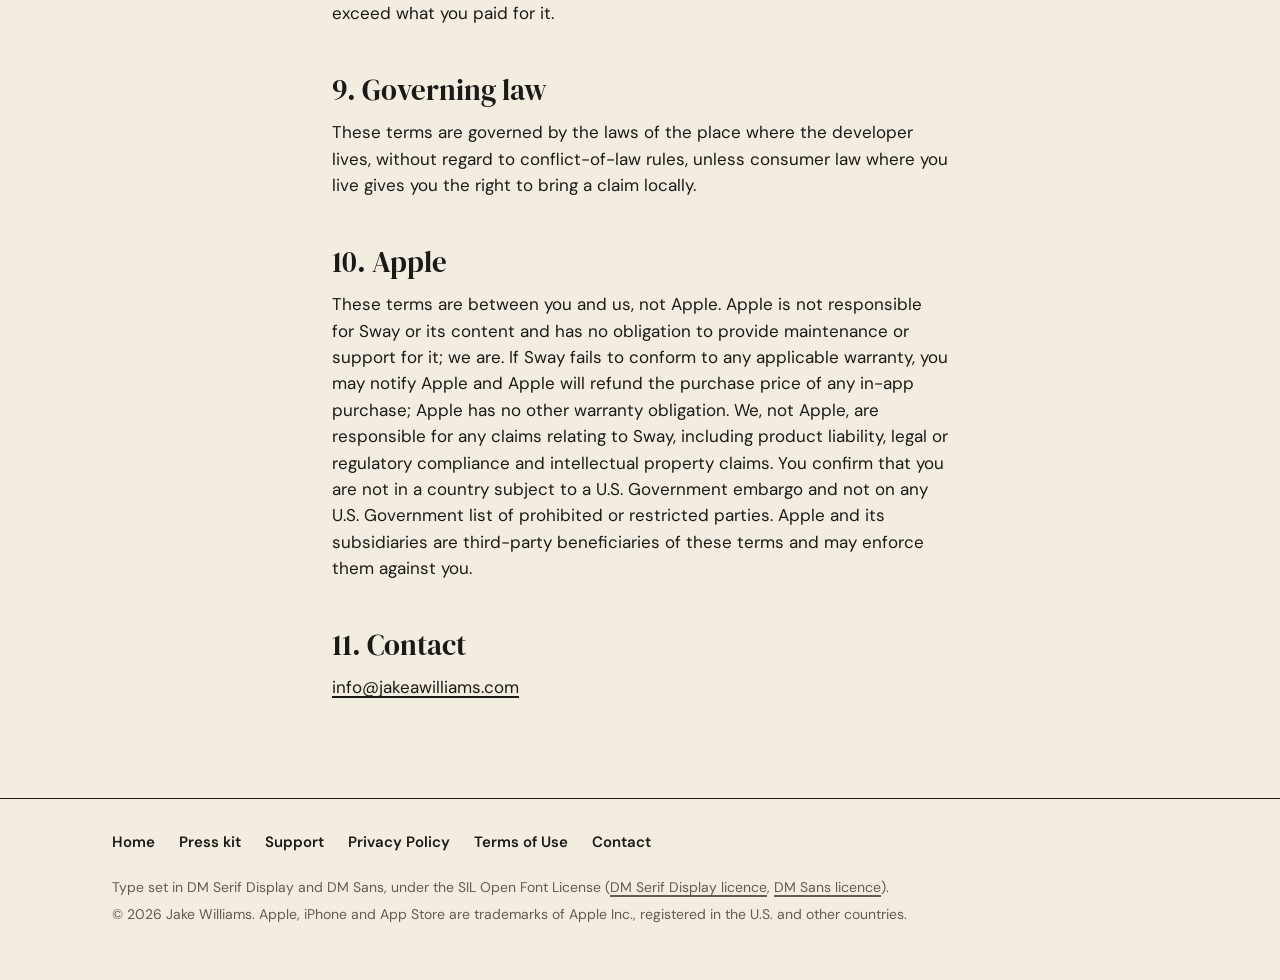
<file: terms-of-service.html>
<!DOCTYPE html>
<html lang="en">
<head>
<meta charset="UTF-8">
<meta name="viewport" content="width=device-width, initial-scale=1">
<title>Sway terms of use</title>
<meta name="description" content="The terms for playing Sway, a balance game for iPhone.">
<meta name="color-scheme" content="light dark">
<meta name="theme-color" content="#F3EDE1" media="(prefers-color-scheme: light)">
<meta name="theme-color" content="#1A1816" media="(prefers-color-scheme: dark)">
<meta name="apple-itunes-app" content="app-id=6837027785">
<link rel="canonical" href="https://jakeintech.github.io/sway-site/terms-of-service.html">
<link rel="icon" type="image/png" href="assets/img/favicon.png">
<link rel="apple-touch-icon" href="assets/img/apple-touch-icon.png">
<meta property="og:type" content="website">
<meta property="og:site_name" content="Sway">
<meta property="og:title" content="Sway terms of use">
<meta property="og:description" content="The terms for playing Sway, a balance game for iPhone.">
<meta property="og:url" content="https://jakeintech.github.io/sway-site/terms-of-service.html">
<meta property="og:image" content="https://jakeintech.github.io/sway-site/assets/img/og.png">
<meta property="og:image:width" content="1200">
<meta property="og:image:height" content="630">
<meta property="og:image:alt" content="Sway. Get the birds to bed before the branch tips. A balance game for iPhone.">
<meta name="twitter:card" content="summary_large_image">
<meta name="twitter:image" content="https://jakeintech.github.io/sway-site/assets/img/og.png">
<link rel="preload" href="assets/fonts/DMSerifDisplay-Regular.ttf" as="font" type="font/ttf" crossorigin>
<link rel="preload" href="assets/fonts/DMSans-Regular.ttf" as="font" type="font/ttf" crossorigin>
<link rel="stylesheet" href="assets/site.css">
</head>
<body>
<a class="skip" href="#main">Skip to content</a>
<header class="site-head">
  <div class="wrap">
    <a class="brand" href="./" aria-label="Sway home">
      <picture><source srcset="assets/img/icon-192-dark.png" media="(prefers-color-scheme: dark)"><img src="assets/img/icon-192.png" alt="" width="32" height="32"></picture>
      Sway
    </a>
    <nav class="site-nav" aria-label="Site">
      <a href="./#how">How it plays</a>
      <a href="press.html">Press</a>
      <a href="support.html">Support</a>
    </nav>
  </div>
</header>
<main id="main" class="doc">
<h1>Terms of Use</h1>
<p class="updated">Last updated November 25, 2026</p>
<h2>1. These terms</h2>
<p>These terms cover Sway, a game for iPhone made by Jake Williams ("we", "us"). By playing Sway you agree to them. Apple's Licensed Application End User License Agreement also applies.</p>
<h2>2. The game</h2>
<p>Sway is a single-player game. You perch birds on a hanging branch across runs of seven nights, with a Daily and a Birdbook. It has no account of its own and works offline.</p>
<h2>3. Price and the optional purchase</h2>
<p>Sway is free to download. All of Spring, every Daily and the Birdbook are free. One optional in-app purchase, The Full Flock, unlocks Summer, Autumn and Winter; it is a one-time purchase, not a subscription. There are no ads. Payment and refunds are handled by Apple under its own terms; you can request a refund at reportaproblem.apple.com.</p>
<h2>4. Your use</h2>
<p>You may play Sway for your own, non-commercial use. Please do not reverse-engineer it, or use it to break the law.</p>
<h2>5. Ownership</h2>
<p>The game, its design, artwork, sound, text and code belong to us and are protected by law. Screenshots and clips you capture of your own play are yours to share. Press and creators are welcome to use the materials in the press kit.</p>
<h2>6. Changes and availability</h2>
<p>We may update Sway, add or change features, or stop offering it. Updates may be required to keep playing. Anything you have bought stays tied to your Apple Account.</p>
<h2>7. No warranty</h2>
<p>Sway is provided "as is". To the fullest extent the law allows, we make no warranties beyond those that cannot be excluded.</p>
<h2>8. Liability</h2>
<p>To the fullest extent the law allows, we are not liable for indirect, incidental, special, consequential or punitive damages, or for lost profits, data or goodwill, arising from your use of Sway. Our total liability for any claim will not exceed what you paid for it.</p>
<h2>9. Governing law</h2>
<p>These terms are governed by the laws of the place where the developer lives, without regard to conflict-of-law rules, unless consumer law where you live gives you the right to bring a claim locally.</p>
<h2>10. Apple</h2>
<p>These terms are between you and us, not Apple. Apple is not responsible for Sway or its content and has no obligation to provide maintenance or support for it; we are. If Sway fails to conform to any applicable warranty, you may notify Apple and Apple will refund the purchase price of any in-app purchase; Apple has no other warranty obligation. We, not Apple, are responsible for any claims relating to Sway, including product liability, legal or regulatory compliance and intellectual property claims. You confirm that you are not in a country subject to a U.S. Government embargo and not on any U.S. Government list of prohibited or restricted parties. Apple and its subsidiaries are third-party beneficiaries of these terms and may enforce them against you.</p>
<h2>11. Contact</h2>
<p><a href="mailto:info@jakeawilliams.com">info@jakeawilliams.com</a></p>
</main>
<footer class="site-foot">
  <div class="wrap">
    <nav aria-label="Footer">
      <a href="./">Home</a>
      <a href="press.html">Press kit</a>
      <a href="support.html">Support</a>
      <a href="privacy-policy.html">Privacy Policy</a>
      <a href="terms-of-service.html">Terms of Use</a>
      <a href="mailto:info@jakeawilliams.com">Contact</a>
    </nav>
    <p>Type set in DM Serif Display and DM Sans, under the SIL Open Font License (<a href="assets/fonts/OFL-DMSerifDisplay.txt">DM Serif Display licence</a>, <a href="assets/fonts/OFL-DMSans.txt">DM Sans licence</a>).</p>
    <p>&copy; 2026 Jake Williams. Apple, iPhone and App Store are trademarks of Apple Inc., registered in the U.S. and other countries.</p>
  </div>
</footer>
</body>
</html>
</file>
<file: assets/site.css>
/* Sway site. The look is the Sway Design System, the same tokens as the game's Theme.swift:
   warm paper, fine black wire, flat painted shapes. No gradients, no blur, no gloss. The only
   shadow is a flat offset copy (6px 10px 0). Radius 10 / 18 / 24 / pill.
   Type: DM Serif Display (the name and big headings) and DM Sans 400/600/700 (everything else),
   SIL Open Font License, self-hosted in fonts/. No third-party requests of any kind.
   Text is ink or muted only; the piece colours are fills. Contrast on paper: ink 14.9:1,
   muted 5.7:1 (5.1:1 on paper-2). Night gallery: ink 15.2:1, muted 8.2:1 (6.4:1 on card). */
@font-face { font-family: "DM Sans"; src: url("fonts/DMSans-Regular.ttf") format("truetype"); font-weight: 400; font-style: normal; font-display: swap; }
@font-face { font-family: "DM Sans"; src: url("fonts/DMSans-SemiBold.ttf") format("truetype"); font-weight: 600; font-style: normal; font-display: swap; }
@font-face { font-family: "DM Sans"; src: url("fonts/DMSans-Bold.ttf") format("truetype"); font-weight: 700; font-style: normal; font-display: swap; }
@font-face { font-family: "DM Serif Display"; src: url("fonts/DMSerifDisplay-Regular.ttf") format("truetype"); font-weight: 400; font-style: normal; font-display: swap; }

:root {
  /* Paper theme */
  --paper: #F3EDE1;
  --paper-2: #E9E1D2;
  --card: #F6F1E7;
  --ink: #1B1A17;
  --muted: #625C52;
  --hairline: #CDBFA5;
  --red: #D2412E;
  --blue: #2356A8;
  --yellow: #E8B436;      /* fill only, never text */
  --brass: #B98B3E;
  --level: #2E6B3A;
  --danger: #B3261E;
  --cast: rgb(27 26 23 / 0.08);   /* the flat cast shadow: ink at 8% */
  --shadow: 6px 10px 0 var(--cast);

  --serif: "DM Serif Display", Georgia, "Times New Roman", serif;
  --sans: "DM Sans", -apple-system, BlinkMacSystemFont, "Helvetica Neue", Arial, sans-serif;
  --r-sm: 10px;
  --r-md: 18px;
  --r-lg: 24px;
  --pill: 999px;
  --wire: 1.2px;
  --gutter: 16px;
  --wide: 1120px;
  --text: 680px;
  color-scheme: light dark;
}
@media (prefers-color-scheme: dark) {
  :root {
    /* Night gallery */
    --paper: #1A1816;
    --paper-2: #262320;
    --card: #302C28;
    --ink: #F3EDE1;
    --muted: #B8AFA1;
    --hairline: #4A443D;
    --red: #E2553F;
    --blue: #4C7FD1;
    --yellow: #F0C24E;
    --brass: #D2A65A;
    --level: #5FB173;
    --danger: #E5584F;
    --cast: rgb(0 0 0 / 0.43);    /* deeper at night, as on the app icon */
  }
}

* { box-sizing: border-box; }
html { -webkit-text-size-adjust: 100%; background: var(--paper); }
body {
  margin: 0;
  background: var(--paper);
  color: var(--ink);
  font-family: var(--sans);
  font-size: 17px;
  line-height: 1.55;
  -webkit-font-smoothing: antialiased;
  overflow-wrap: break-word;
}
img, svg, video { max-width: 100%; height: auto; display: block; }
a { color: var(--ink); text-decoration-thickness: 1.5px; text-underline-offset: 3px; }
a:hover { text-decoration-thickness: 2.5px; }
:focus-visible { outline: 3px solid var(--blue); outline-offset: 3px; }
h1, h2, h3 { font-family: var(--serif); font-weight: 400; line-height: 1.08; text-wrap: balance; margin: 0; }
p { margin: 0 0 1em; text-wrap: pretty; }
strong, b { font-weight: 700; }
.wrap { max-width: var(--wide); margin: 0 auto; padding: 0 var(--gutter); }
.nb { white-space: nowrap; }
.skip { position: absolute; left: -999px; top: 10px; z-index: 10; display: inline-flex; align-items: center; min-height: 44px; padding: 0 18px; background: var(--ink); color: var(--paper); border-radius: var(--pill); font-weight: 700; text-decoration: none; }
.skip:focus { left: var(--gutter); }

/* Eyebrow: 11px bold uppercase, 0.1em, muted. The game's HUD label. */
.eyebrow { font-family: var(--sans); font-size: 11px; line-height: 14px; font-weight: 700; letter-spacing: 0.1em; text-transform: uppercase; color: var(--muted); margin: 0 0 12px; }

/* Header. Its bottom edge is the wire the hero's mobile hangs from. */
.site-head { border-bottom: var(--wire) solid var(--ink); }
.site-head .wrap { display: flex; flex-wrap: wrap; align-items: center; justify-content: space-between; gap: 0 12px; padding-top: 8px; padding-bottom: 8px; }
.brand { display: inline-flex; align-items: center; gap: 10px; min-height: 44px; color: var(--ink); text-decoration: none; font-family: var(--serif); font-size: 26px; line-height: 1; }
.brand img { width: 32px; height: 32px; border-radius: 8px; }
.site-nav { display: flex; align-items: center; gap: 2px; margin-right: -8px; font-size: 15px; font-weight: 600; }
.site-nav a { display: inline-flex; align-items: center; min-height: 44px; padding: 0 8px; border-radius: var(--r-sm); text-decoration: none; }
.site-nav a:hover { background: var(--paper-2); }
.site-nav a[aria-current="page"] { text-decoration: underline; text-decoration-thickness: 2px; text-underline-offset: 6px; }

/* Buttons are pills, at least 44px tall. Primary: ink fill, paper text. Secondary: hairline outline. */
.btn { display: inline-flex; align-items: center; justify-content: center; min-height: 48px; padding: 0 24px; border-radius: var(--pill); background: var(--ink); color: var(--paper); font-weight: 700; font-size: 16px; line-height: 1.2; text-decoration: none; }
.btn:hover { box-shadow: var(--shadow); }
.btn.ghost { background: transparent; color: var(--ink); border: 1.5px solid var(--hairline); }
.btn.ghost:hover { border-color: var(--ink); box-shadow: none; }
/* Not a button: the store status while Sway is unreleased. */
.soon { display: inline-flex; align-items: center; gap: 10px; min-height: 48px; padding: 0 22px 0 18px; border-radius: var(--pill); background: var(--paper-2); color: var(--ink); font-weight: 700; font-size: 16px; line-height: 1.2; }
.soon::before { content: ""; flex: none; width: 12px; height: 12px; border-radius: 50%; background: var(--brass); }
.cta { display: flex; flex-wrap: wrap; align-items: center; gap: 12px; }
.fine { font-size: 15px; color: var(--muted); margin: 18px 0 0; max-width: 34em; }

/* Hero: the mobile hangs from the header's wire. */
.hero { padding: 0 0 56px; }
.hero-grid { display: grid; gap: 8px; }
.hero-art { order: -1; margin: 0; }
.mobile { width: 100%; max-width: 540px; margin: 0 auto; overflow: visible; filter: drop-shadow(6px 10px 0 var(--cast)); }
.mobile .rod, .mobile .string, .mobile .pivot, .hung .string { vector-effect: non-scaling-stroke; fill: none; stroke: var(--ink); }
.mobile .rod { stroke-width: 3.5px; stroke-linecap: round; }
.mobile .string, .hung .string { stroke-width: 1.2px; }
.mobile .pivot { stroke-width: 1.5px; fill: var(--paper); }
.fill-red { fill: var(--red); }
.fill-blue { fill: var(--blue); }
.fill-yellow { fill: var(--yellow); }
.fill-brass { fill: var(--brass); }
.hero h1 { font-size: clamp(104px, 30vw, 208px); line-height: 0.86; letter-spacing: -0.01em; }
.hero .tagline { font-family: var(--serif); font-size: clamp(27px, 3.3vw, 38px); line-height: 1.14; max-width: 15em; margin: 34px 0 14px; text-wrap: balance; }
.hero .lede { font-size: 18px; max-width: 30em; margin: 0 0 26px; }

/* Sections */
.section { padding: 72px 0; border-top: 1px solid var(--hairline); }
.section h2 { font-size: clamp(33px, 5.2vw, 52px); line-height: 1.06; max-width: 15em; }
.section .intro { max-width: 34em; margin: 16px 0 0; font-size: 19px; }

/* How it plays: three moves, each hung from one wire. */
.moves { list-style: none; margin: 40px 0 0; padding: 0; display: grid; gap: 28px; }
.moves li { border-top: var(--wire) solid var(--ink); }
.moves .hung { width: 48px; height: 64px; margin-left: 8px; overflow: visible; filter: drop-shadow(4px 6px 0 var(--cast)); }
.moves h3 { font-size: 28px; margin: 14px 0 8px; }
.moves p { margin: 0; max-width: 30em; }

/* The merge ladder: five pieces on a rail, at the game's relative sizes. */
.ladder { margin: 48px 0 0; padding: 26px 20px 22px; background: var(--paper-2); border-radius: var(--r-lg); }
.ladder ol { list-style: none; margin: 0; padding: 0; display: grid; grid-template-columns: repeat(5, minmax(0, 1fr)); gap: 6px; border-top: var(--wire) solid var(--ink); }
.ladder li { text-align: center; font-size: 12px; line-height: 16px; font-weight: 600; }
.ladder svg { width: 100%; max-width: 132px; margin: 0 auto 10px; overflow: visible; filter: drop-shadow(4px 6px 0 var(--cast)); }
.ladder figcaption { margin-top: 18px; font-size: 15px; color: var(--muted); max-width: 40em; }

/* A run: the catalogue. */
.catalogue { margin: 36px 0 0; border-bottom: 1px solid var(--hairline); }
.catalogue > div { padding: 16px 0; border-top: 1px solid var(--hairline); }
.catalogue dt { font-weight: 700; }
.catalogue dd { margin: 2px 0 0; max-width: 34em; }

/* In play: captures hung like work on a wall, each with its placard. */
.wall { list-style: none; margin: 40px 0 0; padding: 0; display: grid; gap: 32px; }
.wall figure { margin: 0; display: grid; grid-template-columns: minmax(0, 46%) minmax(0, 1fr); gap: 20px; align-items: start; }
.wall img, .wall video { width: 100%; border-radius: var(--r-md); border: 1.5px solid var(--hairline); box-shadow: var(--shadow); background: #EFE9DD; }
/* The recording keeps the status area at the top; crop it in the page so it lines up with the stills. */
.wall video { aspect-ratio: 600 / 1221; object-fit: cover; object-position: 50% 100%; }
.placard b { display: block; font-family: var(--serif); font-weight: 400; font-size: 23px; line-height: 1.12; margin: 0 0 6px; }
.placard span { display: block; font-size: 15px; color: var(--muted); }
.placard .eyebrow { margin: 4px 0 8px; }

/* Made for one hand, and one price */
.split { display: grid; gap: 20px; margin-top: 36px; }
.panel { background: var(--paper-2); border-radius: var(--r-lg); padding: 26px 24px; }
.panel h3 { font-size: 28px; margin-bottom: 10px; }
.panel ul { margin: 0; padding: 0; list-style: none; }
.panel li { position: relative; padding: 10px 0 10px 24px; border-top: 1px solid var(--hairline); }
.panel li::before { content: ""; position: absolute; left: 2px; top: 19px; width: 10px; height: 10px; border-radius: 50%; background: var(--blue); }
.panel.price { background: var(--card); border: 1.5px solid var(--hairline); box-shadow: var(--shadow); }
.panel.price li::before { background: var(--red); }
.panel.price ul { margin: 0 0 18px; }
.panel p:last-child { margin-bottom: 0; }

/* Closing */
.closing { padding: 80px 0 88px; border-top: 1px solid var(--hairline); text-align: center; }
.closing img { width: 88px; height: 88px; border-radius: 20px; margin: 0 auto 24px; box-shadow: var(--shadow); }
.closing h2 { font-size: clamp(34px, 6vw, 56px); margin-bottom: 12px; }
.closing p { max-width: 30em; margin: 0 auto 24px; }
.closing .cta { justify-content: center; }

/* Footer */
.site-foot { border-top: var(--wire) solid var(--ink); padding: 22px 0 48px; font-size: 14px; color: var(--muted); }
.site-foot nav { display: flex; flex-wrap: wrap; gap: 0 4px; margin: 0 0 12px -10px; font-size: 15px; font-weight: 600; }
.site-foot nav a { display: inline-flex; align-items: center; min-height: 44px; padding: 0 10px; border-radius: var(--r-sm); color: var(--ink); text-decoration: none; }
.site-foot nav a:hover { background: var(--paper-2); }
.site-foot nav a[aria-current="page"] { text-decoration: underline; text-decoration-thickness: 2px; text-underline-offset: 6px; }
.site-foot p { margin: 0 0 6px; max-width: 60em; }
.site-foot p a { color: var(--muted); }

/* FAQ */
.faq { max-width: var(--text); margin-top: 14px; }
.faq details { border-top: 1px solid var(--hairline); }
.faq details:last-child { border-bottom: 1px solid var(--hairline); }
.faq summary { cursor: pointer; list-style: none; position: relative; min-height: 44px; padding: 12px 44px 12px 0; font-weight: 700; font-size: 18px; }
.faq summary::-webkit-details-marker { display: none; }
.faq summary::after { content: "+"; position: absolute; right: 6px; top: 4px; font-family: var(--serif); font-size: 30px; line-height: 1.2; }
.faq details[open] summary::after { content: "\2013"; }
.faq details p { margin: 0 0 18px; max-width: 36em; }

/* Text pages: privacy, terms, support, press */
.doc { max-width: var(--text); margin: 0 auto; padding: 40px var(--gutter) 80px; }
.doc.wide { max-width: var(--wide); }
.doc h1 { font-size: clamp(44px, 8vw, 68px); line-height: 1; margin-bottom: 14px; }
.doc .updated { font-size: 11px; line-height: 14px; font-weight: 700; letter-spacing: 0.1em; text-transform: uppercase; color: var(--muted); margin-bottom: 30px; }
.doc h2 { font-size: 29px; line-height: 1.14; margin: 48px 0 12px; }
.doc h3 { font-family: var(--sans); font-weight: 700; font-size: 18px; line-height: 1.3; margin: 24px 0 8px; }
.doc ul, .doc ol { padding-left: 20px; margin: 0 0 1em; }
.doc li { margin-bottom: 6px; }
.doc .lede { font-size: 20px; max-width: 32em; }
.measure { max-width: var(--text); }
.summary { background: var(--paper-2); border-radius: var(--r-md); padding: 22px 24px; margin: 0 0 12px; }
.summary p:last-child, .summary ul:last-child { margin-bottom: 0; }
.table-wrap { overflow-x: auto; margin: 0 0 1em; border: 1px solid var(--hairline); border-radius: var(--r-md); }
table { border-collapse: collapse; width: 100%; min-width: 520px; font-size: 15px; }
th, td { text-align: left; vertical-align: top; padding: 12px 14px; border-bottom: 1px solid var(--hairline); }
tr:last-child td { border-bottom: 0; }
th { font-size: 11px; line-height: 14px; font-weight: 700; letter-spacing: 0.1em; text-transform: uppercase; color: var(--muted); background: var(--paper-2); }
td:first-child { font-weight: 600; }
@media (max-width: 559px) {
  /* stack the table on phones so no column hides behind a sideways scroll */
  .table-wrap { overflow: visible; }
  table { min-width: 0; }
  thead { position: absolute; width: 1px; height: 1px; overflow: hidden; clip-path: inset(50%); }
  table, tbody, tr, td { display: block; }
  tr { border-bottom: 1px solid var(--hairline); padding: 6px 0; }
  tr:last-child { border-bottom: 0; }
  td { border-bottom: 0; padding: 6px 16px; }
  td[data-label]::before { content: attr(data-label); display: block; font-size: 11px; line-height: 14px; font-weight: 700; letter-spacing: 0.1em; text-transform: uppercase; color: var(--muted); margin-bottom: 2px; }
  td:first-child { font-weight: 700; }
  td:first-child::before { display: none; }
}
.contact-card { background: var(--card); border: 1.5px solid var(--hairline); border-radius: var(--r-lg); box-shadow: var(--shadow); padding: 24px; margin: 0 0 28px; }
.contact-card h2 { margin-top: 0; }
.contact-card .cta { margin-top: 18px; }
.contact-card p:last-child { margin-bottom: 0; }

/* Press kit */
.facts { display: grid; grid-template-columns: 1fr; margin: 0; border: 1px solid var(--hairline); border-radius: var(--r-md); overflow: hidden; background: var(--card); }
.facts > div { padding: 14px 20px; border-top: 1px solid var(--hairline); }
.facts > div:first-child { border-top: 0; }
.facts dt { font-size: 11px; line-height: 14px; font-weight: 700; letter-spacing: 0.1em; text-transform: uppercase; color: var(--muted); }
.facts dd { margin: 4px 0 0; }
.copy { background: var(--paper-2); border-radius: var(--r-md); padding: 22px 24px; }
.copy h3:first-child { margin-top: 0; }
.copy p:last-child { margin-bottom: 0; }
.downloads { list-style: none; margin: 20px 0 0; padding: 0; display: grid; grid-template-columns: repeat(2, minmax(0, 1fr)); gap: 24px 20px; }
.doc .downloads, .doc .files { padding-left: 0; }
.doc .downloads li { margin-bottom: 0; }
.downloads img { width: 100%; border-radius: var(--r-md); border: 1.5px solid var(--hairline); box-shadow: var(--shadow); background: #EFE9DD; }
.downloads .crop-top { aspect-ratio: 600 / 1221; object-fit: cover; object-position: 50% 100%; }
.downloads .icon { width: 112px; height: 112px; border-radius: var(--r-lg); border: 0; }
.downloads b { display: block; margin-top: 16px; }
.downloads .files { list-style: none; margin: 0; display: flex; flex-wrap: wrap; gap: 0 14px; font-size: 15px; }
.downloads .files a { display: inline-flex; align-items: center; min-height: 44px; font-weight: 600; }

@media (min-width: 640px) {
  .catalogue > div { display: grid; grid-template-columns: 11em minmax(0, 1fr); gap: 24px; }
  .catalogue dd { margin: 0; }
  .ladder { padding: 32px 32px 26px; }
  .ladder li { font-size: 13px; line-height: 18px; font-weight: 700; }
  .downloads { grid-template-columns: repeat(3, minmax(0, 1fr)); }
}
@media (min-width: 720px) {
  :root { --gutter: 32px; }
  .site-nav { gap: 6px; font-size: 16px; }
  .site-nav a { padding: 0 12px; }
  .section { padding: 104px 0; }
  .moves { grid-template-columns: repeat(3, minmax(0, 1fr)); gap: 32px; }
  .split { grid-template-columns: 1fr 1fr; }
  .panel { padding: 32px; }
  .facts { grid-template-columns: 1fr 1fr; }
  .facts > div:nth-child(2) { border-top: 0; }
  .facts > div:nth-child(odd) { border-right: 1px solid var(--hairline); }
  .wall { grid-template-columns: repeat(2, minmax(0, 1fr)); gap: 40px 32px; }
}
@media (min-width: 960px) {
  .hero { padding-bottom: 88px; }
  .hero-grid { grid-template-columns: minmax(0, 1fr) minmax(0, 1.05fr); gap: 40px; align-items: end; }
  .hero-art { order: 0; align-self: start; }
  .hero-text { padding-top: 96px; }
  .hero h1 { font-size: clamp(150px, 17vw, 208px); }
  .wall { grid-template-columns: repeat(4, minmax(0, 1fr)); gap: 28px; }
  .wall figure { display: block; }
  .wall .placard { margin-top: 22px; }
  .downloads { grid-template-columns: repeat(4, minmax(0, 1fr)); }
}

/* The mobile sways. Each rod turns about its pivot; strings stay plumb because every
   hanging group turns back by the same amount. Still for anyone who asks for less motion. */
@keyframes sway-a { from { transform: rotate(-2.2deg); } to { transform: rotate(2.2deg); } }
@keyframes sway-a-back { from { transform: rotate(2.2deg); } to { transform: rotate(-2.2deg); } }
@keyframes sway-b { from { transform: rotate(3.4deg); } to { transform: rotate(-2.6deg); } }
@keyframes sway-b-back { from { transform: rotate(-3.4deg); } to { transform: rotate(2.6deg); } }
@keyframes sway-c { from { transform: rotate(-2.4deg); } to { transform: rotate(3deg); } }
@keyframes sway-c-back { from { transform: rotate(2.4deg); } to { transform: rotate(-3deg); } }
.mobile .turn { transform-origin: 0 0; }
@media (prefers-reduced-motion: no-preference) {
  html { scroll-behavior: smooth; }
  .mobile .a { animation: sway-a 7.6s ease-in-out infinite alternate; }
  .mobile .a-back { animation: sway-a-back 7.6s ease-in-out infinite alternate; }
  .mobile .b { animation: sway-b 5.8s ease-in-out infinite alternate; }
  .mobile .b-back { animation: sway-b-back 5.8s ease-in-out infinite alternate; }
  .mobile .c { animation: sway-c 6.6s ease-in-out infinite alternate; }
  .mobile .c-back { animation: sway-c-back 6.6s ease-in-out infinite alternate; }
}
</file>
